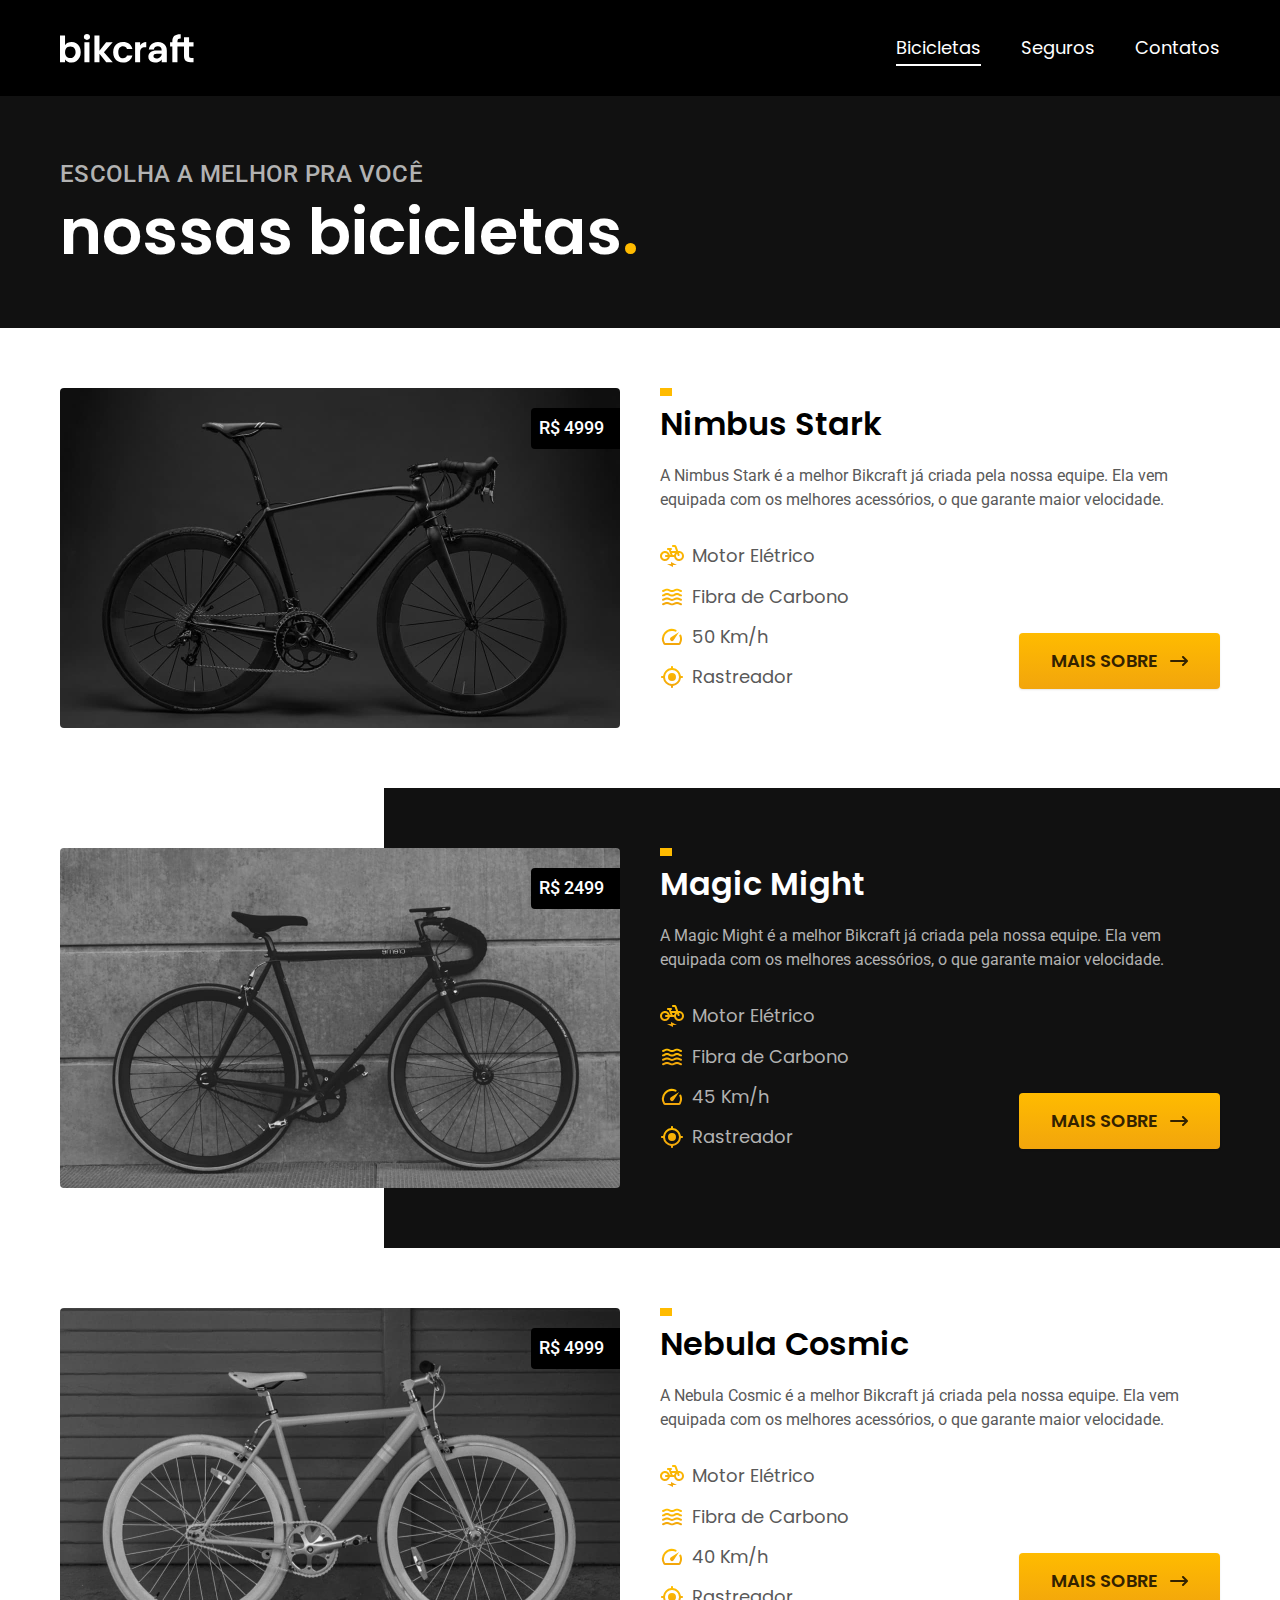
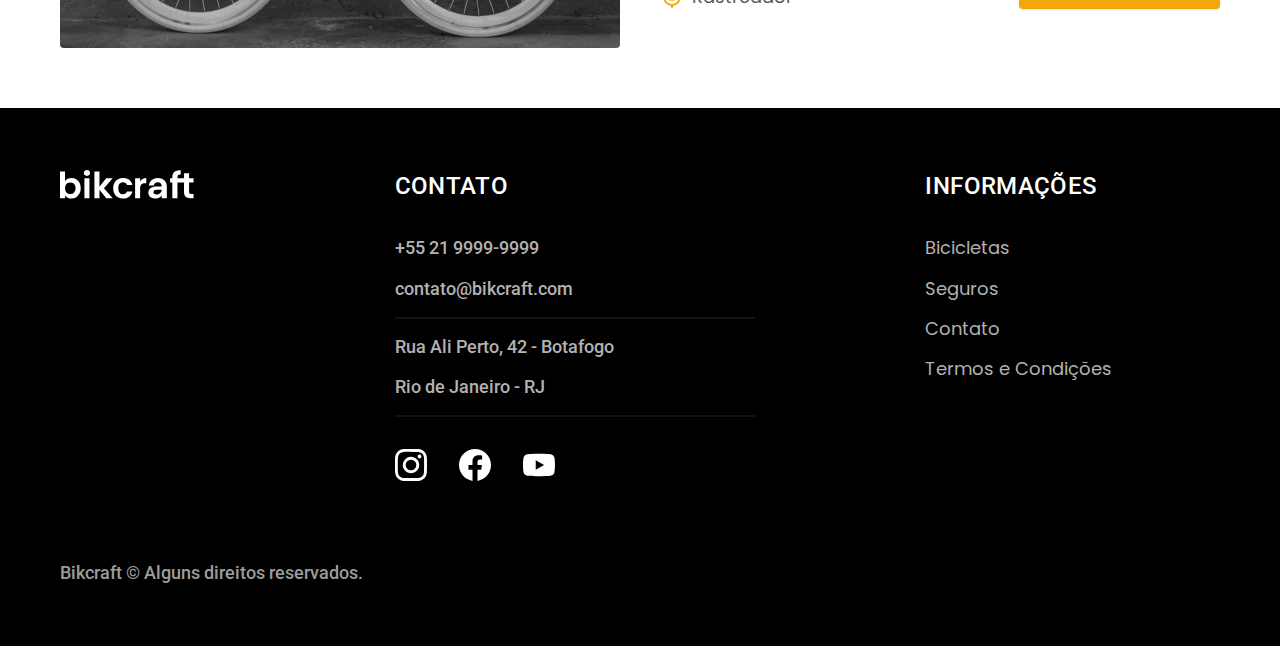
<file: bicicletas.html>
<!DOCTYPE html>
<html lang="pt-br">
<head>
    <meta charset="UTF-8">
    <meta name="viewport" content="width=device-width, initial-scale=1.0">
    <title>Bicicletas | Bikcraft</title>
    <meta name="description" content="Bicicletas.">
    <link rel="preload" href="./css/style.css" as="style">
    <link rel="icon" href="./favicon.svg" type="image/svg+xml">
    <link rel="stylesheet" href="./css/style.css">
    <link rel="preconnect" href="https://fonts.googleapis.com">
    <link rel="preconnect" href="https://fonts.gstatic.com" crossorigin>
    <link href="https://fonts.googleapis.com/css2?family=Merriweather:ital,wght@1,900&family=Poppins:wght@400;600&family=Roboto:wght@400;500&display=swap" rel="stylesheet">

<script>documentElement.classList.add('js');</script>
</head>
<body id="bicicletas">
    <header class="header-bg">
        <div class="header container">
            <a href="./">
                <img src="./img/bikcraft.svg" alt="Bikcraft">
            </a>
            
            <nav aria-label="primaria">
                <ul class="header-menu font-1-m">
                    <li><a href="./bicicletas.html">Bicicletas</a></li>
                    <li><a href="./seguros.html">Seguros</a></li>
                    <li><a href="./contato.html">Contatos</a></li>
                </ul>
            </nav>
        </div>
    </header>

    <main>
        <div class="titulo-bg">
            <div class="titulo container">
                <p class="font-2-l-b cor-5">Escolha a Melhor pra você</p>
                <h1 class="font-1-xxl cor-0">nossas bicicletas<span class="cor-p1">.</span></h1>
            </div>
        </div>
 
        <div class="bicicletas container">
            <div class="bicicletas-imagem">
              <img src="./img/bicicletas/nimbus.jpg" alt="Bicicleta preta">
              <span class="font-2-m cor-0">R$ 4999</span>
            </div>
            <div class="bicicletas-conteudo">
              <h2 class="font-1-xl">Nimbus Stark</h2>
              <p class="font-2-s cor-8">A Nimbus Stark é a melhor Bikcraft já criada pela nossa equipe. Ela vem equipada com os melhores acessórios, o que garante maior velocidade.</p>
              <ul class="font-1-m cor-8">
                <li><img src="./img/icones/eletrica.svg" alt="">Motor Elétrico
                </li>
                <li><img src="./img/icones/carbono.svg" alt="">Fibra de Carbono
                </li>
                <li><img src="./img/icones/velocidade.svg" alt="">50 Km/h
                </li>
                <li><img src="./img/icones/rastreador.svg" alt="">Rastreador
                </li>
              </ul>
              <a class="botao seta" href="./bicicletas/nimbus.html">Mais Sobre</a>
            </div>
        </div>
        

        <div class="bicicletas-bg">
          <div class="bicicletas container">
            <div class="bicicletas-imagem">
              <img src="./img/bicicletas/magic.jpg" alt="Bicicleta preta">
              <span class="font-2-m cor-0">R$ 2499</span>
            </div>
            <div class="bicicletas-conteudo">
              <h2 class="font-1-xl cor-0">Magic Might</h2>
              <p class="font-2-s cor-5">A Magic Might é a melhor Bikcraft já criada pela nossa equipe. Ela vem equipada com os melhores acessórios, o que garante maior velocidade.</p>
              <ul class="font-1-m cor-5">
                <li><img src="./img/icones/eletrica.svg" alt="">Motor Elétrico
                </li>
                <li><img src="./img/icones/carbono.svg" alt="">Fibra de Carbono
                </li>
                <li><img src="./img/icones/velocidade.svg" alt="">45 Km/h
                </li>
                <li><img src="./img/icones/rastreador.svg" alt="">Rastreador
                </li>
              </ul>
              <a class="botao seta" href="./bicicletas/magic.html">Mais Sobre</a>
            </div>
          </div>
        </div>

        
          <div class="bicicletas container">
            <div class="bicicletas-imagem">
              <img src="./img/bicicletas/nebula.jpg" alt="Bicicleta preta">
              <span class="font-2-m cor-0">R$ 4999</span>
            </div>
            <div class="bicicletas-conteudo">
              <h2 class="font-1-xl">Nebula Cosmic</h2>
              <p class="font-2-s cor-8">A Nebula Cosmic é a melhor Bikcraft já criada pela nossa equipe. Ela vem equipada com os melhores acessórios, o que garante maior velocidade.</p>
              <ul class="font-1-m cor-8">
                <li><img src="./img/icones/eletrica.svg" alt="">Motor Elétrico
                </li>
                <li><img src="./img/icones/carbono.svg" alt="">Fibra de Carbono
                </li>
                <li><img src="./img/icones/velocidade.svg" alt="">40 Km/h
                </li>
                <li><img src="./img/icones/rastreador.svg" alt="">Rastreador
                </li>
              </ul>
              <a class="botao seta" href="./bicicletas/nebula.html">Mais Sobre</a>
            </div>
          </div>
        

    </main> 
    
    <footer class="footer-bg">
        <div class="footer container">
          <img src="./img/bikcraft.svg" alt="Bikcraft">
          <div class="footer-contato">
            <h3 class="font-2-l-b cor-0">Contato</h3>
            <ul class="font-2-m cor-5">
              <li><a href="tel:+552199999999">+55 21 9999-9999</a></li>
              <li><a href="mailto:contato@bikcraft.com">contato@bikcraft.com</a></li>
              <li>Rua Ali Perto, 42 - Botafogo</li>
              <li>Rio de Janeiro - RJ</li>
            </ul>
            <div class="footer-redes">
              <a href="./">
                <img src="./img/redes/instagram.svg" alt="Instagram">
              </a>
              <a href="./">
                <img src="./img/redes/facebook.svg" alt="Facebook">
              </a>
              <a href="./">
                <img src="./img/redes/youtube.svg" alt="Youtube">
              </a>
            </div>
          </div>
          <div class="footer-informacoes">
            <h3 class="font-2-l-b cor-0">Informações</h3>
            <nav>
              <ul class="font-1-m cor-5">
                <li><a href="./bicicletas.html">Bicicletas</a></li>
                <li><a href="./seguros.html">Seguros</a></li>
                <li><a href="./contato.html">Contato</a></li>
                <li><a href="./termos.html">Termos e Condições</a></li>
              </ul>
            </nav>
          </div>
          <p class="footer-copy font-2-m cor-6">Bikcraft © Alguns direitos reservados.</p>
        </div>
      </footer>
 <script src="./js/script.js"></script>
</body>
</html>
</file>
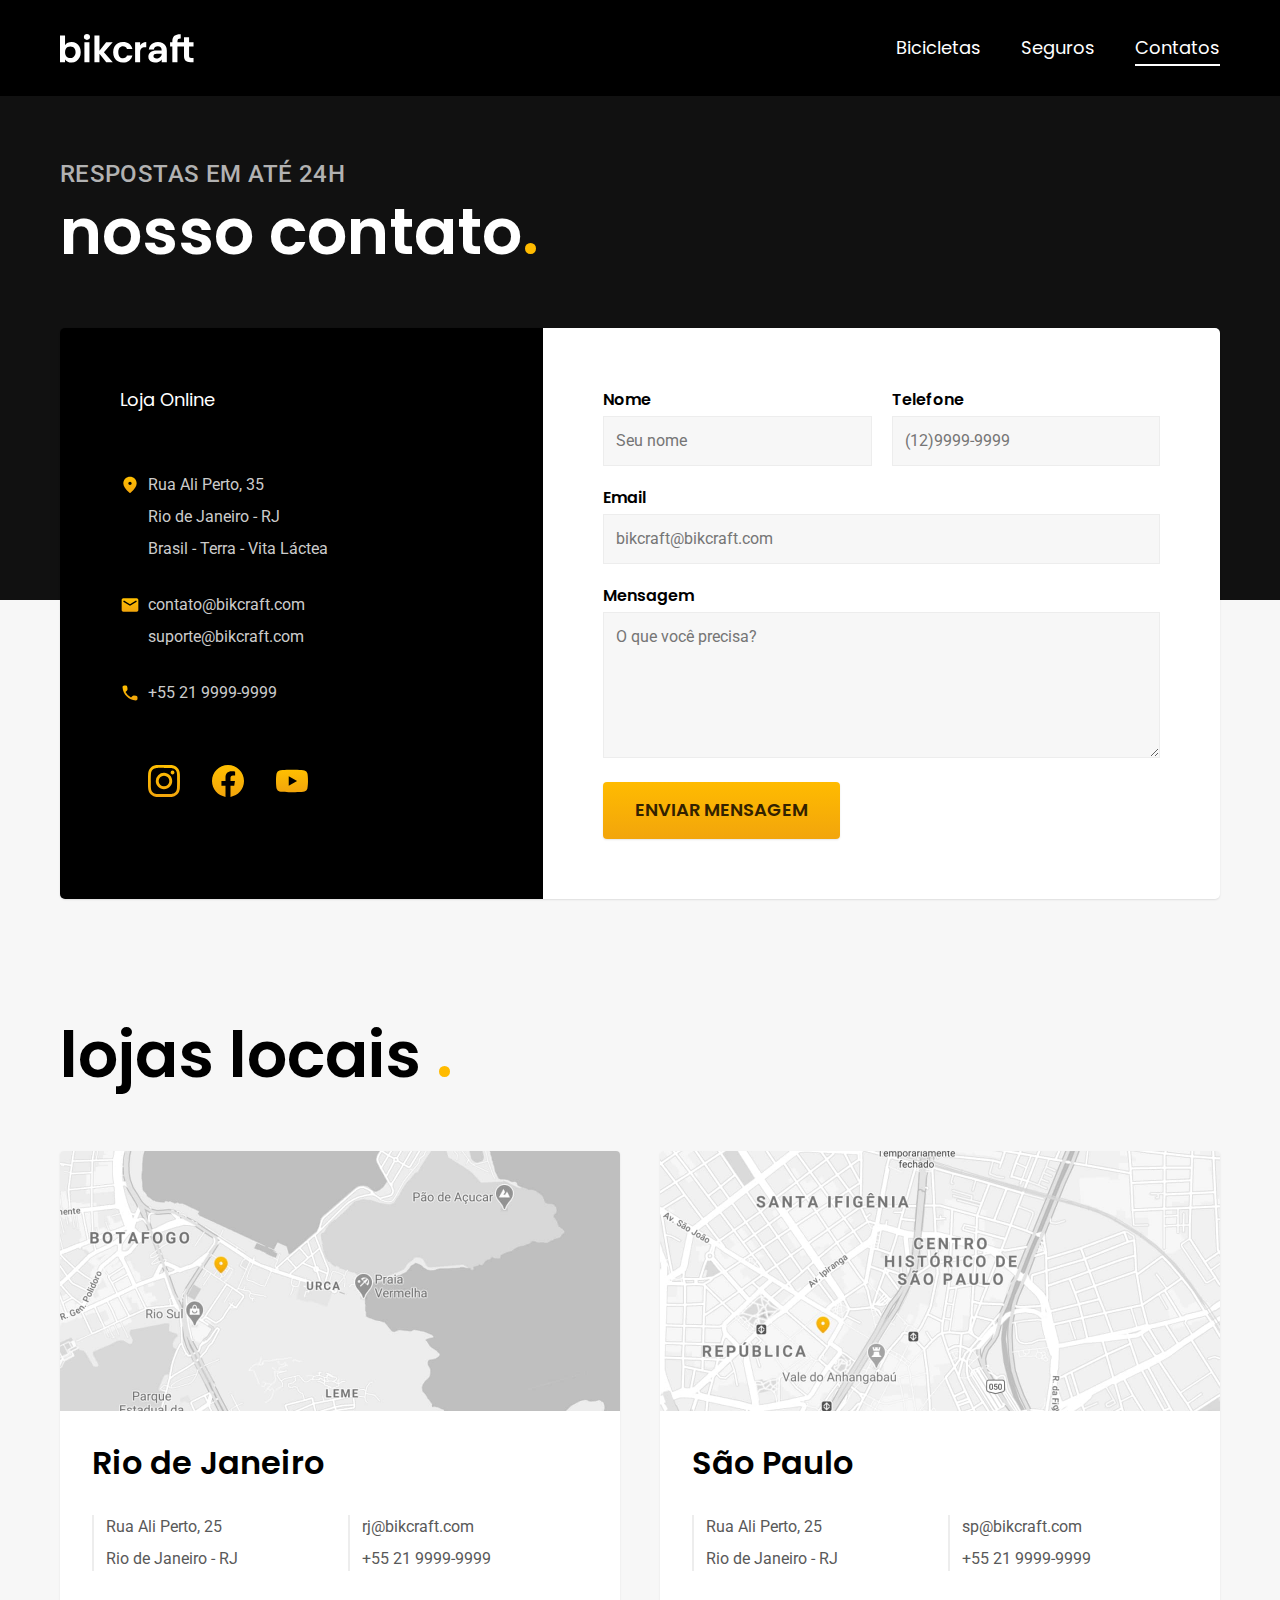
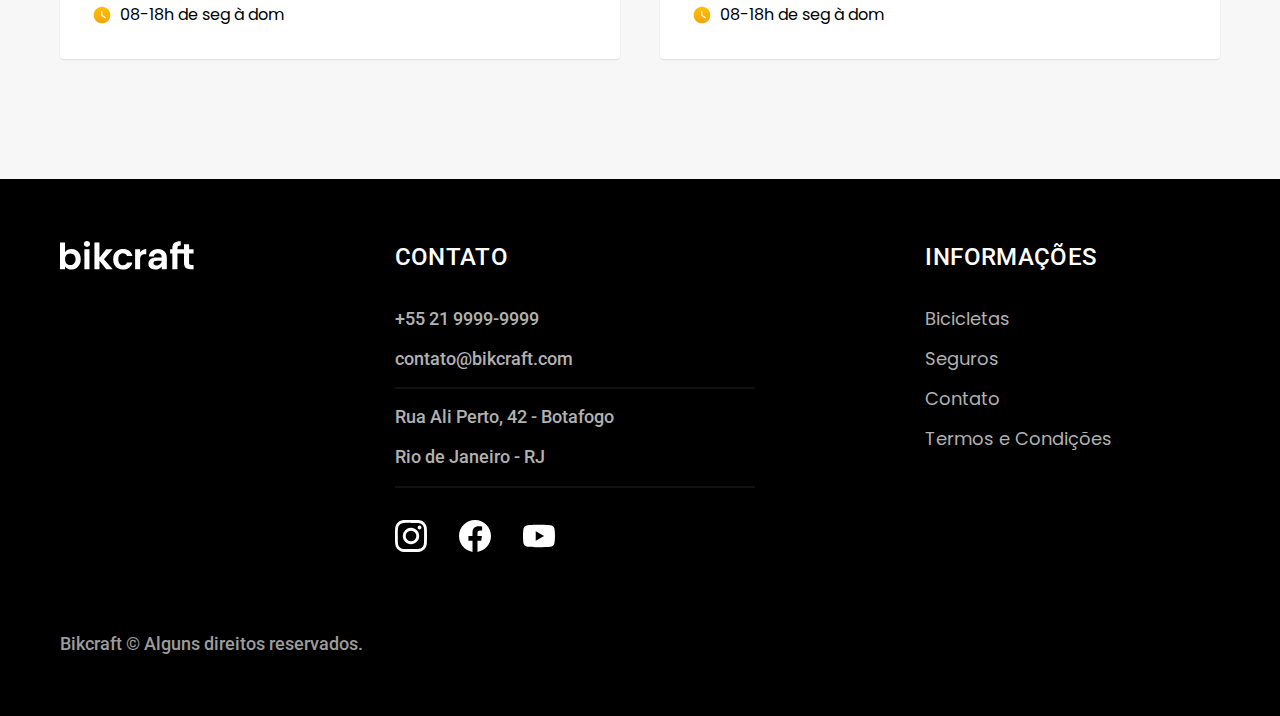
<file: contato.html>
<!DOCTYPE html>
<html lang="pt-br">
<head>
    <meta charset="UTF-8">
    <meta name="viewport" content="width=device-width, initial-scale=1.0">
    <title>Contato | Bikcraft</title>
    <meta name="description" content="Termos e Condições.">
    <link rel="preload" href="./css/style.css" as="style">
    <link rel="icon" href="./favicon.svg" type="image/svg+xml">
    <link rel="stylesheet" href="./css/style.css">
    <link rel="preconnect" href="https://fonts.googleapis.com">
    <link rel="preconnect" href="https://fonts.gstatic.com" crossorigin>
    <link href="https://fonts.googleapis.com/css2?family=Merriweather:ital,wght@1,900&family=Poppins:wght@400;600&family=Roboto:wght@400;500&display=swap" rel="stylesheet">

<script>documentElement.classList.add('js');</script>
</head>
<body id="contato">
    <header class="header-bg">
        <div class="header container">
            <a href="./">
                <img src="./img/bikcraft.svg" alt="Bikcraft">
            </a>
            
            <nav aria-label="primaria">
                <ul class="header-menu font-1-m">
                    <li><a href="./bicicletas.html">Bicicletas</a></li>
                    <li><a href="./seguros.html">Seguros</a></li>
                    <li><a href="./contato.html">Contatos</a></li>
                </ul>
            </nav>
        </div>
    </header>

    <main>
        <div class="titulo-bg">
            <div class="titulo container">
                <p class="font-2-l-b cor-5">Respostas em até 24h</p>
                <h1 class="font-1-xxl cor-0">nosso contato<span class="cor-p1">.</span></h1>
            </div>
        </div>

        <div class="contato container">
          <section class="contato-dados" aria-label="Endereço">
            <h2 class="font-1-m cor-0">Loja Online</h2>
            <div class="contato-endereco font-2-s cor-4">
              <p>Rua Ali Perto, 35</p>
              <p>Rio de Janeiro - RJ</p>
              <p>Brasil -  Terra - Vita Láctea</p>
            </div>
            <address class="contato-meios font-2-s cor-4">
              <a href="mailto:contato@bikcraft.com">contato@bikcraft.com</a>
              <a href="mailto:suporte@bikcraft.com">suporte@bikcraft.com</a>
              <a href="tel:+552199999999">+55 21 9999-9999</a>
            </address>

            <div class="contato-redes">
              <a href="./">
                <img src="./img/redes/instagram-p.svg" alt="Instagram">
              </a>
              <a href="./">
                <img src="./img/redes/facebook-p.svg" alt="Facebook">
              </a>
              <a href="./">
                <img src="./img/redes/youtube-p.svg" alt="Youtube">
              </a>
            </div>
          </section>

          <section class="contato-formulario" aria-label="Formulário">
              <form class="form" action="./contato.html">
                <div>
                  <label for="nome">Nome</label>
                  <input type="email" id="nome" name="nome" placeholder="Seu nome">
                </div>
                <div>
                  <label for="Telefone">Telefone</label>
                  <input type="text" id="Telefone" name="telefone" placeholder="(12)9999-9999">
                </div>
                <div class="col-2">
                  <label for="email">Email</label>
                  <input type="email" id="email" name="email" placeholder="bikcraft@bikcraft.com">
                </div>
                <div class="col-2">
                  <label for="mensagem">Mensagem</label>
                  <textarea rows="5" id="mensagem" name="mensagem" placeholder="O que você precisa?"></textarea>
                </div>
                <button class="botao col-2">Enviar Mensagem</button>
              </form>
          </section>
        </div>
    </main> 

    <article class="lojas container">
      <h2 class="font-1-xxl">lojas locais <span class="cor-p1">.</span></h2>
      <div class="lojas-item">
        <img src="./img/lojas/rj.jpg" alt="mapa marcando o endereço Rua Ali Perto, 25 - Rio de Janeiro - RJ">
          <div class="lojas-conteudo">
            <h3 class="font-1-xl">Rio de Janeiro</h3>
            <div class="lojas-dados font-2-s cor-8">
              <p>Rua Ali Perto, 25</p>
              <p>Rio de Janeiro - RJ</p>
            </div>
            <div class="lojas-dados font-2-s cor-8">
              <a href="rj@bikcraft.com">rj@bikcraft.com</a>
              <a href="tel:+552199999999">+55 21 9999-9999</a>
            </div>
            <p class="lojas-tempo font-1-s"><img src="./img/icones/horario.svg" alt=""> 08-18h de seg à dom</p>
          </div>
        </div>

      <div class="lojas-item">
        <img src="./img/lojas/sp.jpg" alt="mapa marcando o endereço Rua Ali Perto, 25 - São Paulo - SP">
        <div class="lojas-conteudo">
          <h3 class="font-1-xl">São Paulo</h3>
          <div class="lojas-dados font-2-s cor-8">
            <p>Rua Ali Perto, 25</p>
            <p>Rio de Janeiro - RJ</p>
          </div>
          <div class="lojas-dados font-2-s cor-8">
            <a href="sp@bikcraft.com">sp@bikcraft.com</a>
            <a href="tel:+551199999999">+55 21 9999-9999</a>
          </div>
          <p class="lojas-tempo font-1-s"><img src="./img/icones/horario.svg" alt=""> 08-18h de seg à dom</p>
        </div>
      </div>
    </article>
    
    <footer class="footer-bg">
        <div class="footer container">
          <img src="./img/bikcraft.svg" alt="Bikcraft">
          <div class="footer-contato">
            <h3 class="font-2-l-b cor-0">Contato</h3>
            <ul class="font-2-m cor-5">
              <li><a href="tel:+552199999999">+55 21 9999-9999</a></li>
              <li><a href="mailto:contato@bikcraft.com">contato@bikcraft.com</a></li>
              <li>Rua Ali Perto, 42 - Botafogo</li>
              <li>Rio de Janeiro - RJ</li>
            </ul>
            <div class="footer-redes">
              <a href="./">
                <img src="./img/redes/instagram.svg" alt="Instagram">
              </a>
              <a href="./">
                <img src="./img/redes/facebook.svg" alt="Facebook">
              </a>
              <a href="./">
                <img src="./img/redes/youtube.svg" alt="Youtube">
              </a>
            </div>
          </div>
          <div class="footer-informacoes">
            <h3 class="font-2-l-b cor-0">Informações</h3>
            <nav>
              <ul class="font-1-m cor-5">
                <li><a href="./bicicletas.html">Bicicletas</a></li>
                <li><a href="./seguros.html">Seguros</a></li>
                <li><a href="./contato.html">Contato</a></li>
                <li><a href="./termos.html">Termos e Condições</a></li>
              </ul>
            </nav>
          </div>
          <p class="footer-copy font-2-m cor-6">Bikcraft © Alguns direitos reservados.</p>
        </div>
      </footer>
 <script src="./js/script.js"></script>
</body>
</html>
</file>
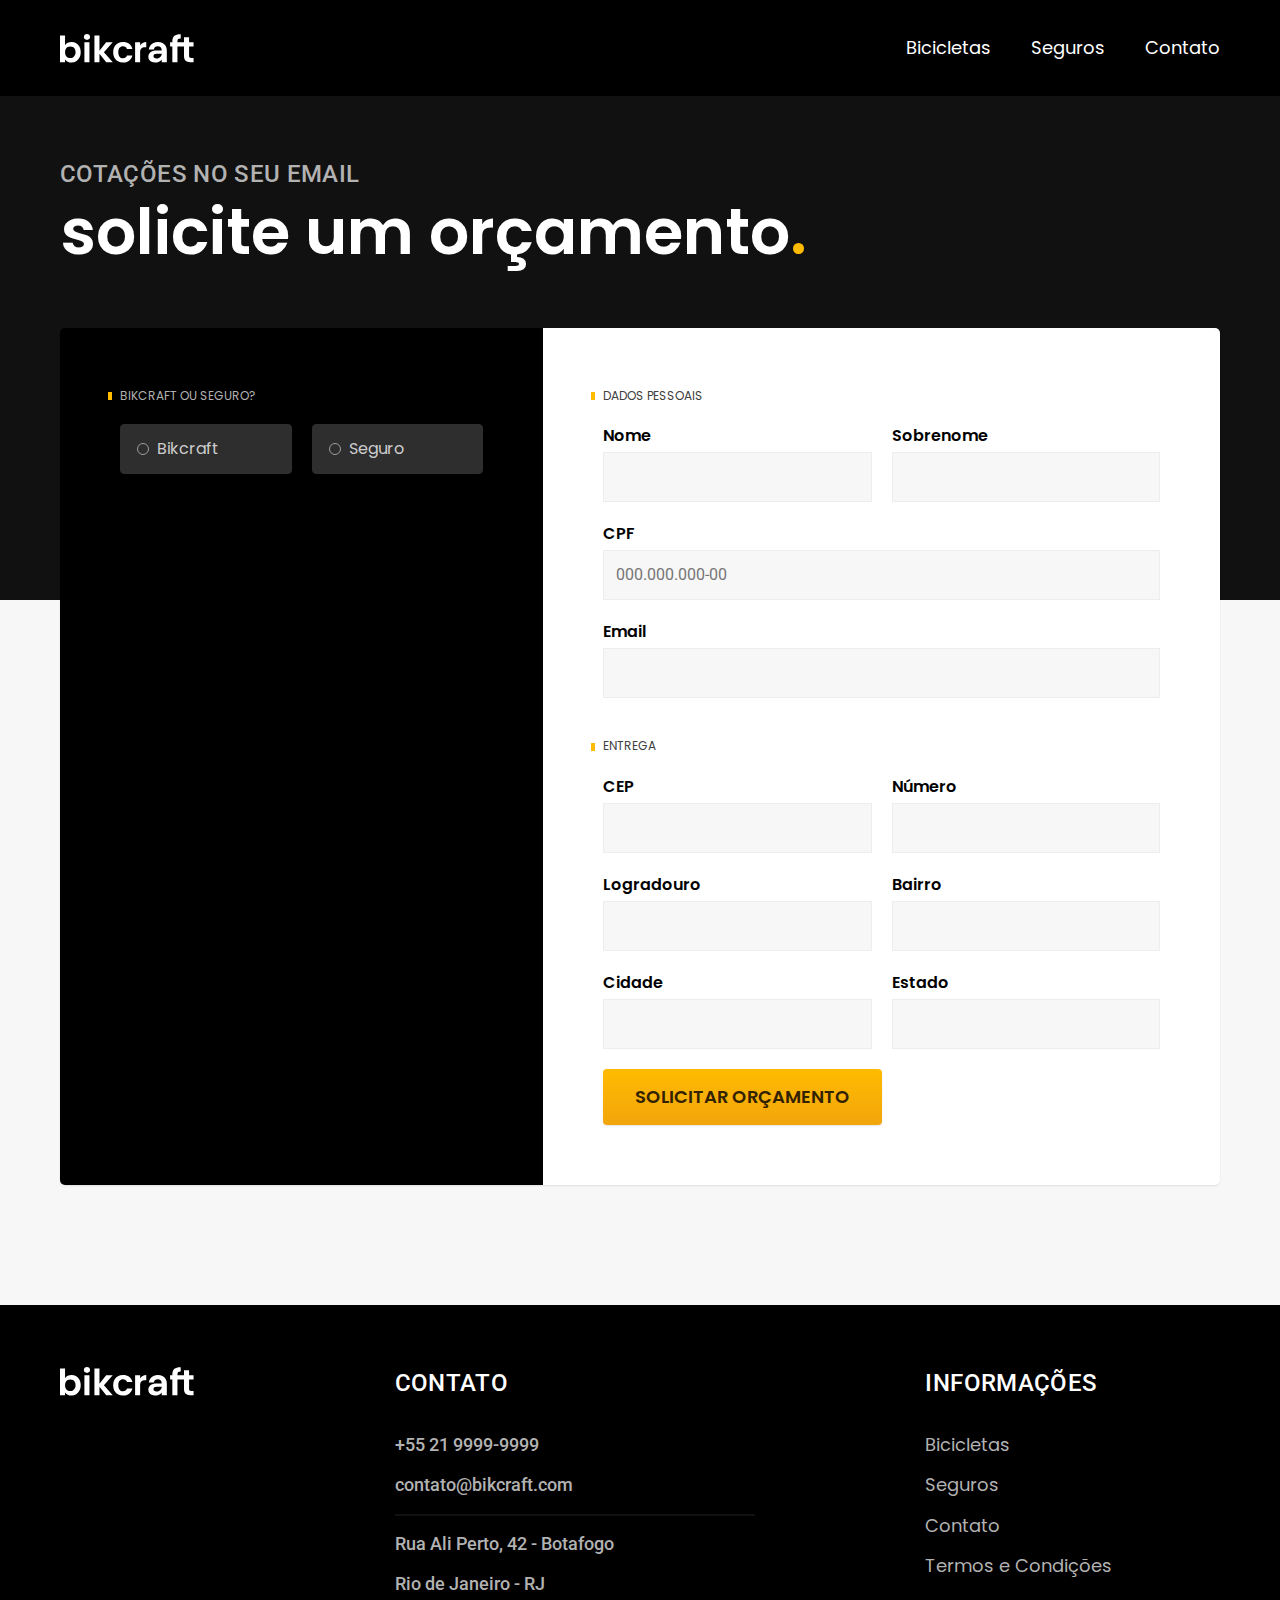
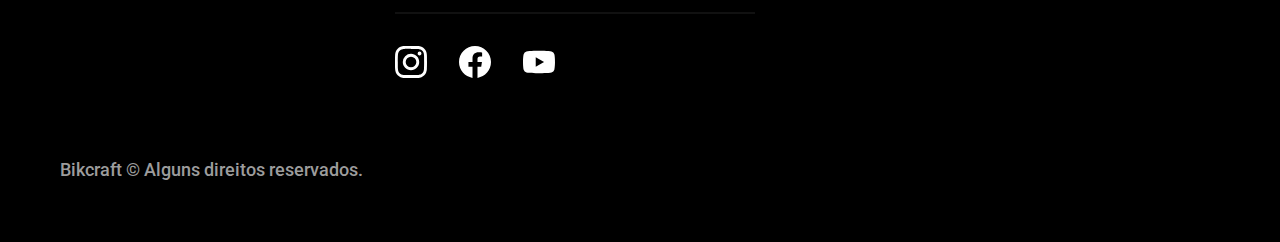
<file: orcamento.html>
<!DOCTYPE html>
<html lang="pt-br">
<head>
    <meta charset="UTF-8">
    <meta name="viewport" content="width=device-width, initial-scale=1.0">
    <title>Orçamento | Bikcraft</title>
    <meta name="description" content="Termos e Condições.">
    <link rel="preload" href="./css/style.css" as="style">
    <link rel="icon" href="./favicon.svg" type="image/svg+xml">
    <link rel="stylesheet" href="./css/style.css">
    <link rel="preconnect" href="https://fonts.googleapis.com">
    <link rel="preconnect" href="https://fonts.gstatic.com" crossorigin>
    <link href="https://fonts.googleapis.com/css2?family=Merriweather:ital,wght@1,900&family=Poppins:wght@400;600&family=Roboto:wght@400;500&display=swap" rel="stylesheet">

  <script>documentElement.classList.add('js');</script>
</head>
<body id="orcamento">
  <header class="header-bg">
    <div class="header container">
      <a href="./">
        <img src="./img/bikcraft.svg" alt="Bikcraft">
      </a>

      <nav aria-label="primaria">
        <ul class="header-menu font-1-m cor-0">
          <li><a href="./bicicletas.html">Bicicletas</a></li>
          <li><a href="./seguros.html">Seguros</a></li>
          <li><a href="./contato.html">Contato</a></li>
        </ul>
      </nav>
    </div>
  </header>

  <main>
    <div class="titulo-bg">
      <div class="titulo container">
        <p class="font-2-l-b cor-5">Cotações no seu email</p>
        <h1 class="font-1-xxl cor-0">solicite um orçamento<span class="cor-p1">.</span></h1>
      </div>
    </div>

    <form class="orcamento container" action="./orcamento.html">
      <div class="orcamento-produto">
        <h2 class="font-1-xs cor-5">Bikcraft ou Seguro?</h2>

        <input type="radio" name="tipo" value="bikcraft" id="bikcraft">
        <label for="bikcraft">Bikcraft</label>

        <input type="radio" name="tipo" value="seguro" id="seguro">
        <label for="seguro">Seguro</label>

        <div class="orcamento-conteudo" id="orcamento-bikcraft">
          <h2 class="font-1-xs cor-5">Escolha a sua</h2>

          <input type="radio" name="produto" value="nimbus" id="nimbus">
          <label for="nimbus">Nimbus Stark <span>R$ 4999</span></label>
          <div class="orcamento-detalhes">
            <ul class="font-1-xs cor-8">
              <li><img src="./img/icones/eletrica.svg" alt=""> Motor Elétrico</li>
              <li><img src="./img/icones/carbono.svg" alt=""> Fibra de Carbono</li>
              <li><img src="./img/icones/velocidade.svg" alt=""> 50 km/h</li>
              <li><img src="./img/icones/rastreador.svg" alt=""> Rastreador</li>
            </ul>
            <img src="./img/bicicletas/nimbus.jpg" alt="Bicicleta preta">
          </div>

          <input type="radio" name="produto" value="magic" id="magic">
          <label for="magic">Magic Might <span>R$ 2499</span></label>
          <div class="orcamento-detalhes">
            <ul class="font-1-xs cor-8">
              <li><img src="./img/icones/eletrica.svg" alt=""> Motor Elétrico</li>
              <li><img src="./img/icones/carbono.svg" alt=""> Fibra de Carbono</li>
              <li><img src="./img/icones/velocidade.svg" alt=""> 45 km/h</li>
              <li><img src="./img/icones/rastreador.svg" alt=""> Rastreador</li>
            </ul>
            <img src="./img/bicicletas/magic.jpg" alt="Bicicleta preta">
          </div>

          <input type="radio" name="produto" value="nebula" id="nebula">
          <label for="nebula">Nebula Cosmic <span>R$ 3999</span></label>
          <div class="orcamento-detalhes">
            <ul class="font-1-xs cor-8">
              <li><img src="./img/icones/eletrica.svg" alt=""> Motor Elétrico</li>
              <li><img src="./img/icones/carbono.svg" alt=""> Fibra de Carbono</li>
              <li><img src="./img/icones/velocidade.svg" alt=""> 40 km/h</li>
              <li><img src="./img/icones/rastreador.svg" alt=""> Rastreador</li>
            </ul>
            <img src="./img/bicicletas/nebula.jpg" alt="Bicicleta branca">
          </div>

        </div>

        <div class="orcamento-conteudo" id="orcamento-seguro">
          <h2 class="font-1-xs cor-5">Escolha o plano</h2>

          <input type="radio" name="produto" value="prata" id="prata">
          <label for="prata">Prata <span>R$ 199</span></label>

          <input type="radio" name="produto" value="ouro" id="ouro">
          <label for="ouro">Ouro <span>R$ 299</span></label>
        </div>
      </div>
      <div class="orcamento-dados form">
        <h2 class="font-1-xs cor-9 col-2">dados pessoais</h2>
        <div>
          <label for="nome">Nome</label>
          <input type="text" id="nome" name="nome">
        </div>
        <div>
          <label for="sobrenome">Sobrenome</label>
          <input type="text" id="sobrenome" name="sobrenome">
        </div>
        <div class="col-2">
          <label for="cpf">CPF</label>
          <input type="text" id="cpf" name="cpf" placeholder="000.000.000-00">
        </div>
        <div class="col-2">
          <label for="email">Email</label>
          <input type="email" id="email" name="email">
        </div>
        <h2 class="font-1-xs cor-9 col-2">entrega</h2>
        <div>
          <label for="cep">CEP</label>
          <input type="text" id="cep" name="cep">
        </div>
        <div>
          <label for="numero">Número</label>
          <input type="text" id="numero" name="numero">
        </div>
        <div>
          <label for="logradouro">Logradouro</label>
          <input type="text" id="logradouro" name="logradouro">
        </div>
        <div>
          <label for="bairro">Bairro</label>
          <input type="text" id="bairro" name="bairro">
        </div>
        <div>
          <label for="cidade">Cidade</label>
          <input type="text" id="cidade" name="cidade">
        </div>
        <div>
          <label for="estado">Estado</label>
          <input type="text" id="estado" name="estado">
        </div>
        <button class="botao col-2">Solicitar Orçamento</button>
      </div>
    </form>
  </main>

  <footer class="footer-bg">
    <div class="footer container">
      <img src="./img/bikcraft.svg" alt="Bikcraft">
      <div class="footer-contato">
        <h3 class="font-2-l-b cor-0">Contato</h3>
        <ul class="font-2-m cor-5">
          <li><a href="tel:+552199999999">+55 21 9999-9999</a></li>
          <li><a href="mailto:contato@bikcraft.com">contato@bikcraft.com</a></li>
          <li>Rua Ali Perto, 42 - Botafogo</li>
          <li>Rio de Janeiro - RJ</li>
        </ul>
        <div class="footer-redes">
          <a href="./">
            <img src="./img/redes/instagram.svg" alt="Instagram">
          </a>
          <a href="./">
            <img src="./img/redes/facebook.svg" alt="Facebook">
          </a>
          <a href="./">
            <img src="./img/redes/youtube.svg" alt="Youtube">
          </a>
        </div>
      </div>
      <div class="footer-informacoes">
        <h3 class="font-2-l-b cor-0">Informações</h3>
        <nav>
          <ul class="font-1-m cor-5">
            <li><a href="./bicicletas.html">Bicicletas</a></li>
            <li><a href="./seguros.html">Seguros</a></li>
            <li><a href="./contato.html">Contato</a></li>
            <li><a href="./termos.html">Termos e Condições</a></li>
          </ul>
        </nav>
      </div>
      <p class="footer-copy font-2-m cor-6">Bikcraft © Alguns direitos reservados.</p>
    </div>
  </footer>
 <script src="./js/script.js"></script>
</body>
</html>
</file>
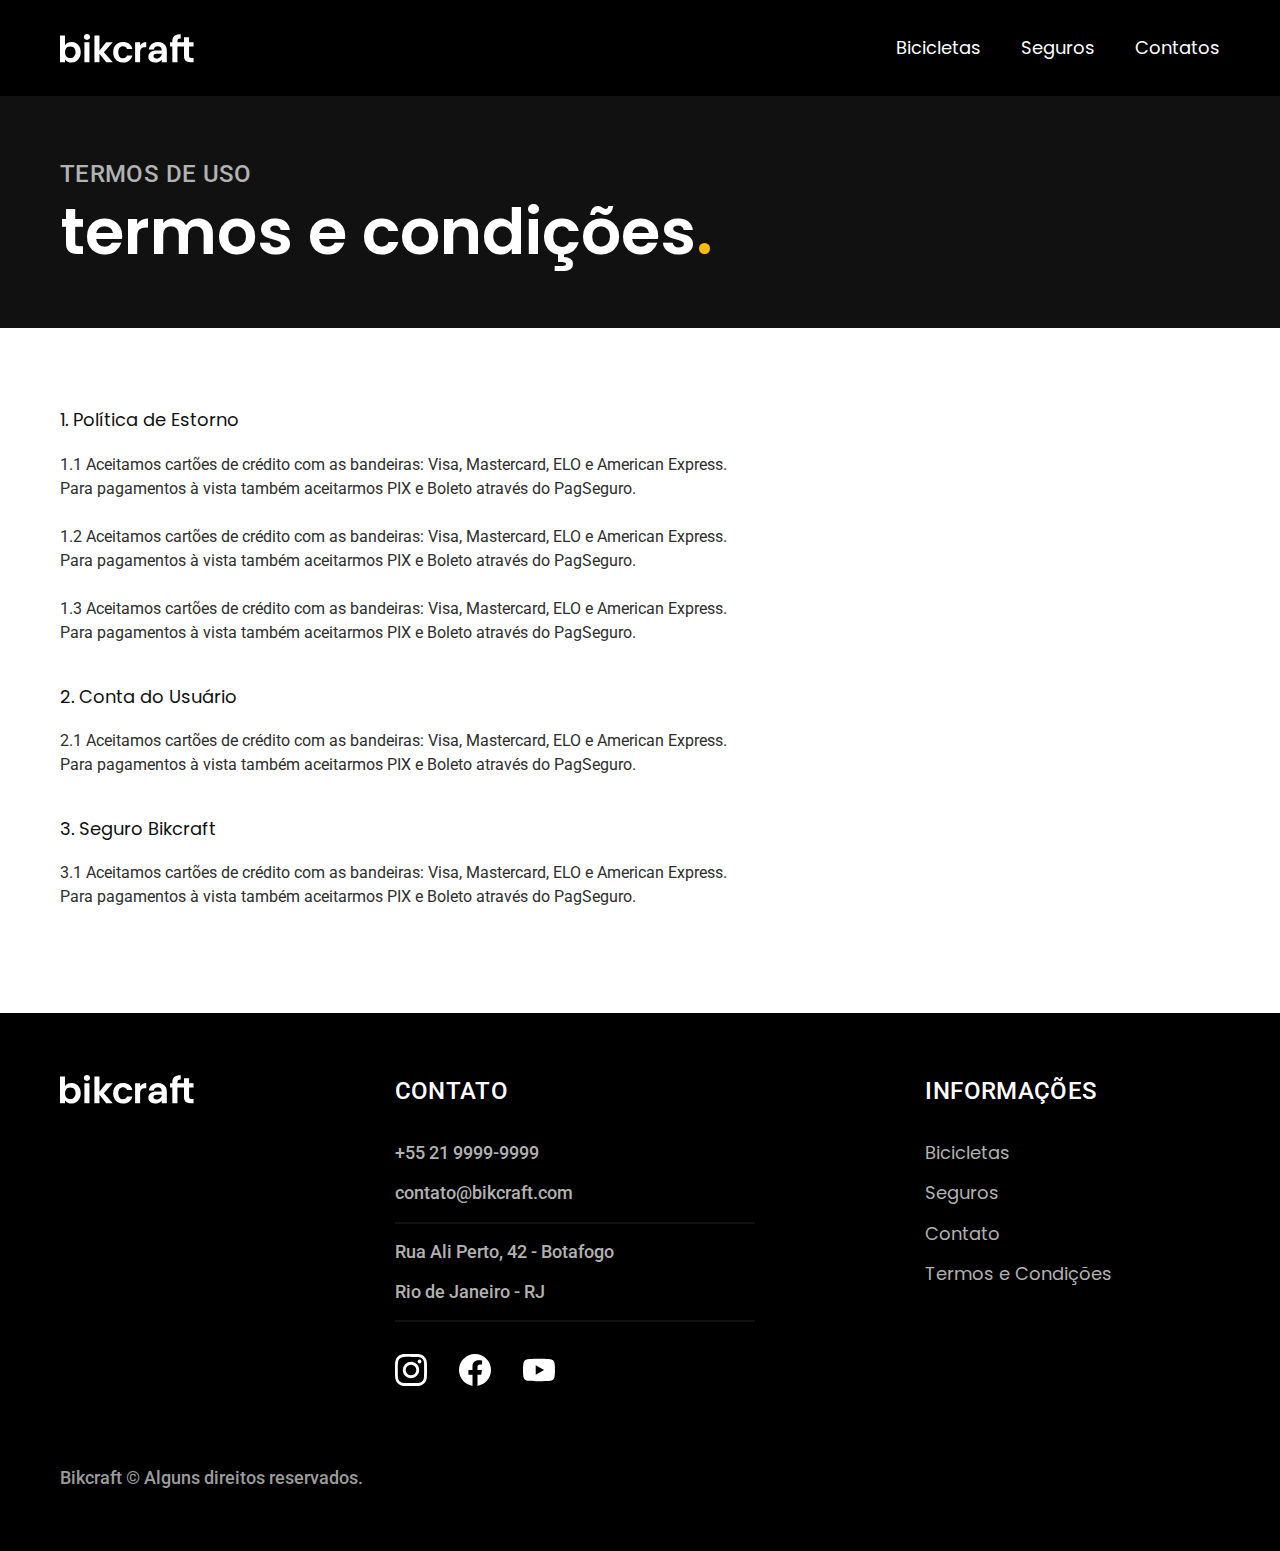
<file: termos.html>
<!DOCTYPE html>
<html lang="pt-br">
<head>
    <meta charset="UTF-8">
    <meta name="viewport" content="width=device-width, initial-scale=1.0">
    <title>Termos e Condições | Bikcraft</title>
    <meta name="description" content="Termos e Condições.">
    <link rel="preload" href="./css/style.css" as="style">
    <link rel="icon" href="./favicon.svg" type="image/svg+xml">
    <link rel="stylesheet" href="./css/style.css">
    <link rel="preconnect" href="https://fonts.googleapis.com">
    <link rel="preconnect" href="https://fonts.gstatic.com" crossorigin>
    <link href="https://fonts.googleapis.com/css2?family=Merriweather:ital,wght@1,900&family=Poppins:wght@400;600&family=Roboto:wght@400;500&display=swap" rel="stylesheet">

  <script>documentElement.classList.add('js');</script>
</head>
<body id="termos">
    <header class="header-bg">
        <div class="header container">
            <a href="./">
                <img src="./img/bikcraft.svg" alt="Bikcraft">
            </a>
            
            <nav aria-label="primaria">
                <ul class="header-menu font-1-m">
                    <li><a href="./bicicletas.html">Bicicletas</a></li>
                    <li><a href="./seguros.html">Seguros</a></li>
                    <li><a href="./contatos.html">Contatos</a></li>
                </ul>
            </nav>
        </div>
    </header>

    <main>
        <div class="titulo-bg">
            <div class="titulo container">
                <p class="font-2-l-b cor-5">Termos de uso</p>
                <h1 class="font-1-xxl cor-0">termos e condições<span class="cor-p1">.</span></h1>
            </div>
        </div>


        <div class="termos font-2-s cor-10 container">
          <h2 class="font-1-m cor-11">1. Política de Estorno</h2>
          <p>1.1 Aceitamos cartões de crédito com as bandeiras: Visa, Mastercard, ELO e American Express. Para pagamentos à vista também aceitarmos PIX e Boleto através do PagSeguro.
          </p>
          <p>1.2 Aceitamos cartões de crédito com as bandeiras: Visa, Mastercard, ELO e American Express. Para pagamentos à vista também aceitarmos PIX e Boleto através do PagSeguro.</p>
          <p>1.3 Aceitamos cartões de crédito com as bandeiras: Visa, Mastercard, ELO e American Express. Para pagamentos à vista também aceitarmos PIX e Boleto através do PagSeguro.</p>
          <h2 class="font-1-m cor-11">2. Conta do Usuário</h2>
          <p>2.1 Aceitamos cartões de crédito com as bandeiras: Visa, Mastercard, ELO e American Express. Para pagamentos à vista também aceitarmos PIX e Boleto através do PagSeguro.</p>
          <h2 class="font-1-m cor-11">3. Seguro Bikcraft</h2>
          <p>3.1 Aceitamos cartões de crédito com as bandeiras: Visa, Mastercard, ELO e American Express. Para pagamentos à vista também aceitarmos PIX e Boleto através do PagSeguro.</p>
         
        </div> 
    </main> 
    
    <footer class="footer-bg">
        <div class="footer container">
          <img src="./img/bikcraft.svg" alt="Bikcraft">
          <div class="footer-contato">
            <h3 class="font-2-l-b cor-0">Contato</h3>
            <ul class="font-2-m cor-5">
              <li><a href="tel:+552199999999">+55 21 9999-9999</a></li>
              <li><a href="mailto:contato@bikcraft.com">contato@bikcraft.com</a></li>
              <li>Rua Ali Perto, 42 - Botafogo</li>
              <li>Rio de Janeiro - RJ</li>
            </ul>
            <div class="footer-redes">
              <a href="./">
                <img src="./img/redes/instagram.svg" alt="Instagram">
              </a>
              <a href="./">
                <img src="./img/redes/facebook.svg" alt="Facebook">
              </a>
              <a href="./">
                <img src="./img/redes/youtube.svg" alt="Youtube">
              </a>
            </div>
          </div>
          <div class="footer-informacoes">
            <h3 class="font-2-l-b cor-0">Informações</h3>
            <nav>
              <ul class="font-1-m cor-5">
                <li><a href="./bicicletas.html">Bicicletas</a></li>
                <li><a href="./seguros.html">Seguros</a></li>
                <li><a href="./contato.html">Contato</a></li>
                <li><a href="./termos.html">Termos e Condições</a></li>
              </ul>
            </nav>
          </div>
          <p class="footer-copy font-2-m cor-6">Bikcraft © Alguns direitos reservados.</p>
        </div>
      </footer>
 <script src="./js/script.js"></script>
</body>
</html>
</file>
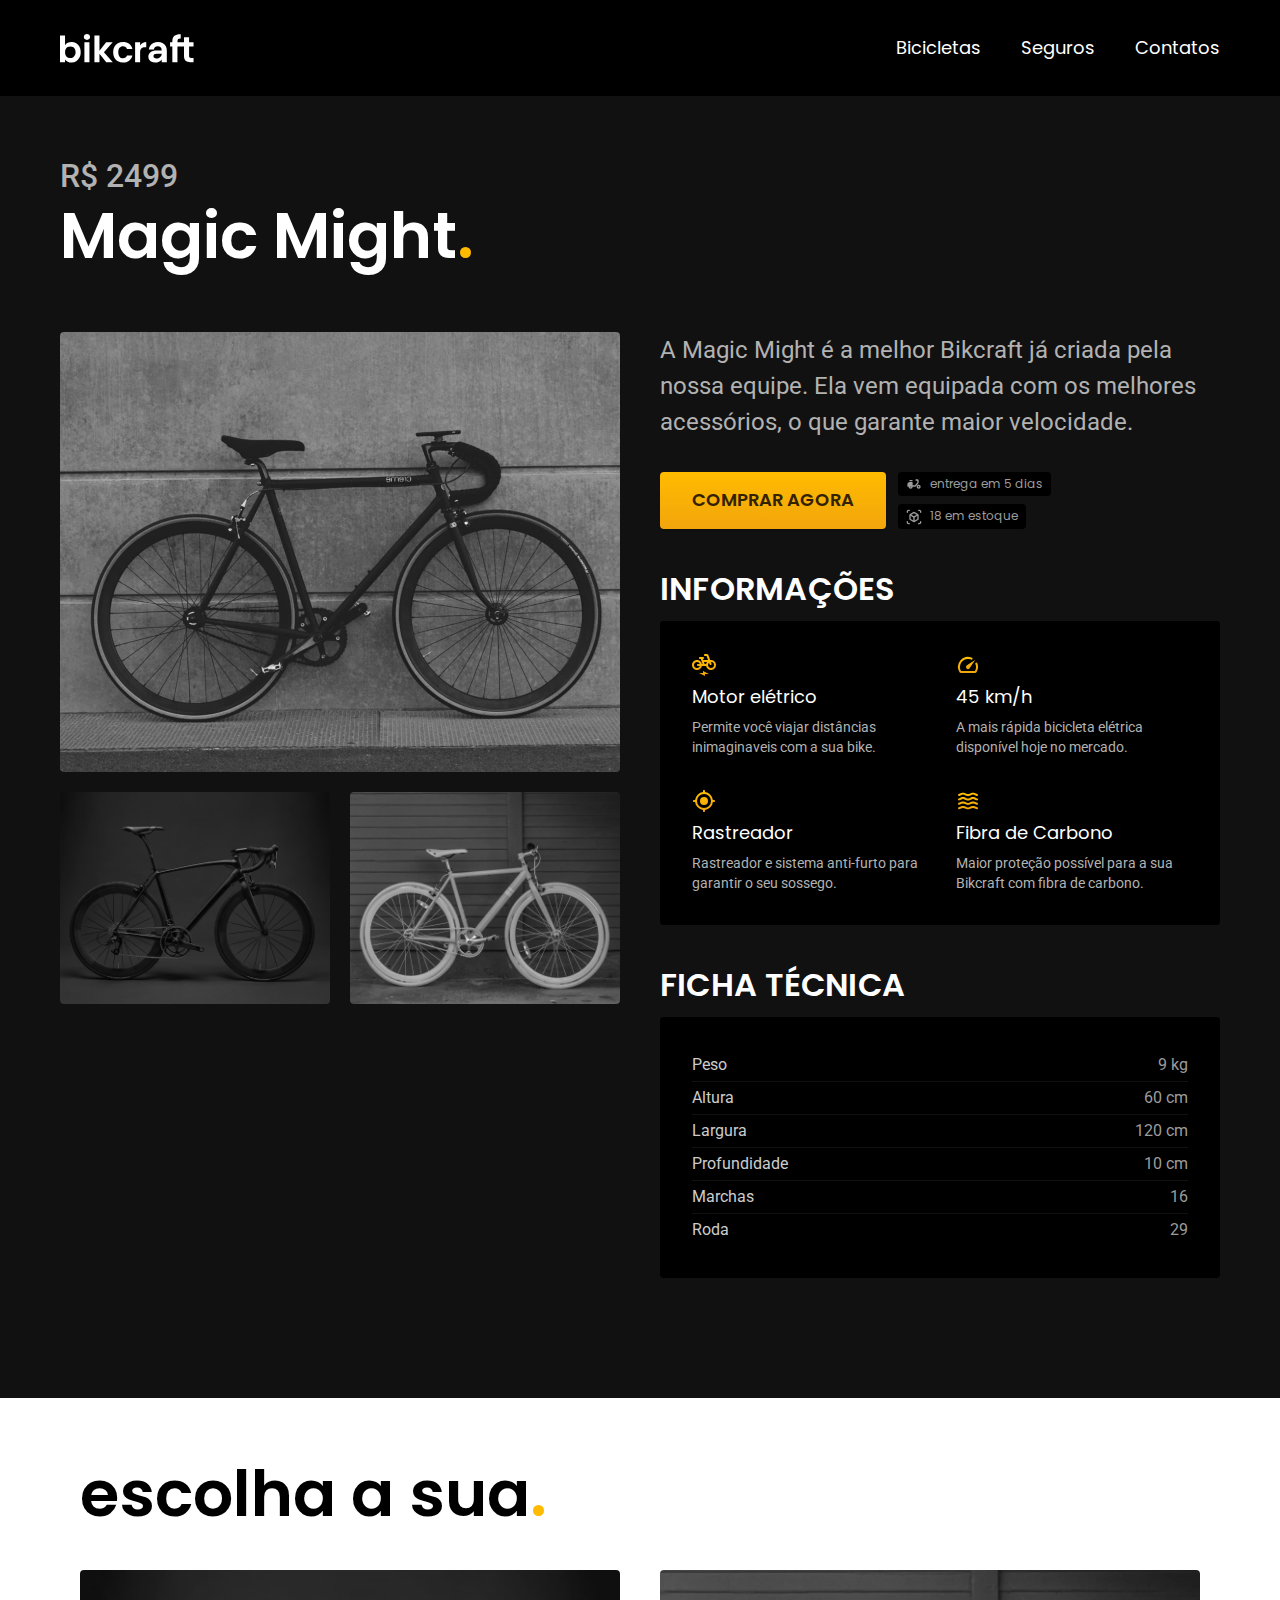
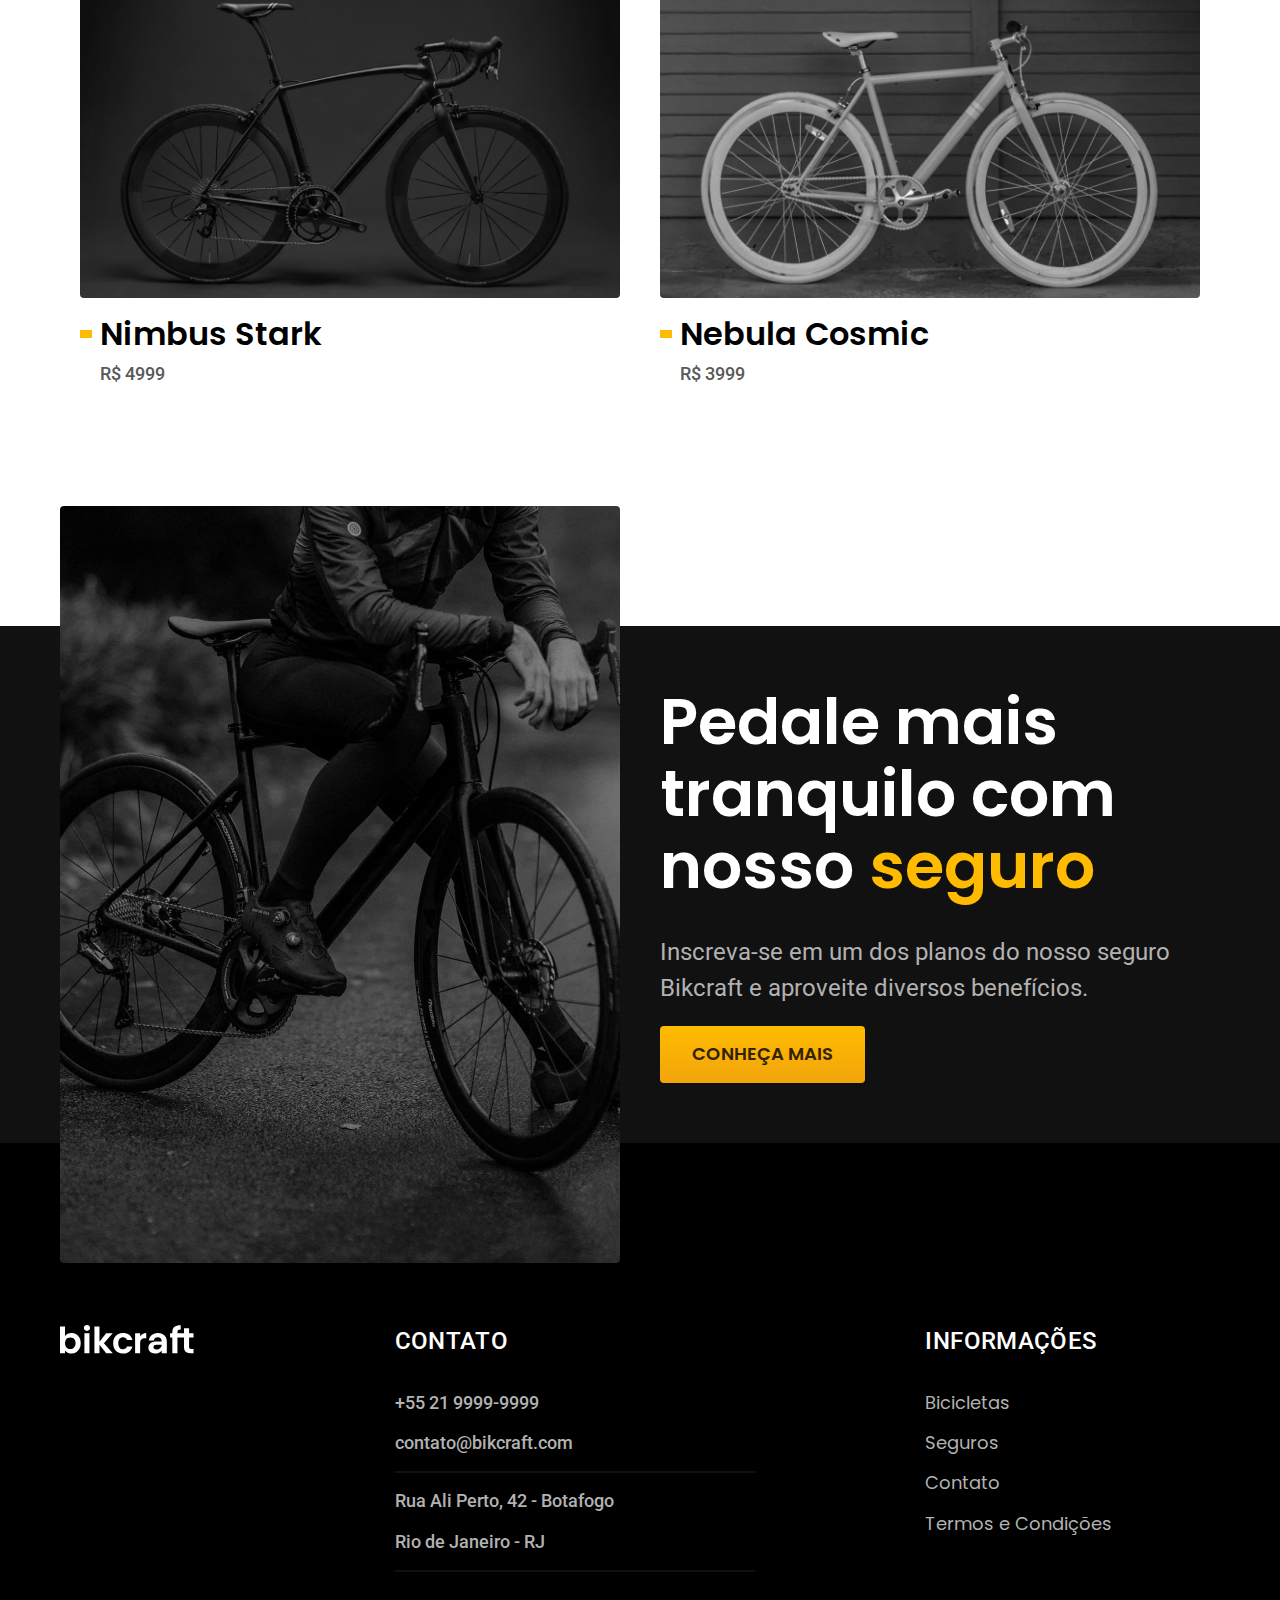
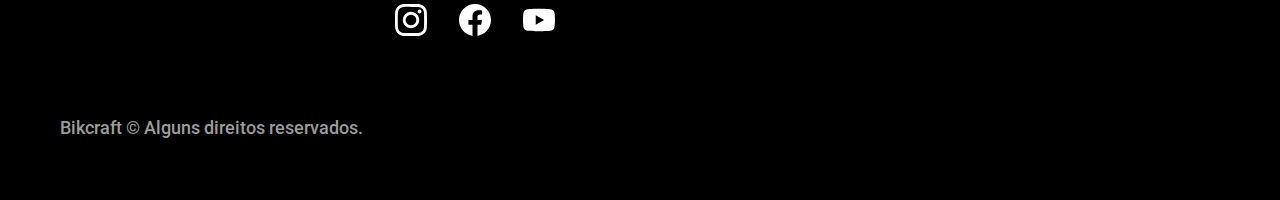
<file: bicicletas/magic.html>
<!DOCTYPE html>
<html lang="pt-br">
<head>
    <meta charset="UTF-8">
    <meta name="viewport" content="width=device-width, initial-scale=1.0">
    <title>magic | Bikcraft</title>
    <meta name="description" content="Termos e Condições.">
    <link rel="icon" href="../favicon.svg" type="image/svg+xml">
    <link rel="stylesheet" href="../css/style.css">
    <link rel="preconnect" href="https://fonts.googleapis.com">
    <link rel="preconnect" href="https://fonts.gstatic.com" crossorigin>
    <link href="https://fonts.googleapis.com/css2?family=Merriweather:ital,wght@1,900&family=Poppins:wght@400;600&family=Roboto:wght@400;500&display=swap" rel="stylesheet">

  <script>documentElement.classList.add('js');</script>
</head>

<body id="bicicleta">
    <header class="header-bg">
        <div class="header container">
            <a href="../">
                <img src="../img/bikcraft.svg" alt="Bikcraft">
            </a>
            
            <nav aria-label="primaria">
                <ul class="header-menu font-1-m">
                    <li><a href="../bicicletas.html">Bicicletas</a></li>
                    <li><a href="../seguros.html">Seguros</a></li>
                    <li><a href="../contatos.html">Contatos</a></li>
                </ul>
            </nav>
        </div>
    </header>

    <main class="titulo-bg">
        <div >
            <div class="titulo container">
                <p class="font-2-xl cor-5">R$ 2499</p>
                <h1 class="font-1-xxl cor-0">Magic Might<span class="cor-p1">.</span></h1>
            </div>
        </div>
        <div class="bicicleta container">
          <div class="bicicleta-imagens">
            <img src="../img/bicicleta/nimbus2.jpg" alt="Bicicleta 1">
            <img src="../img/bicicleta/nimbus1.jpg" alt="Bicicleta 2">
            <img src="../img/bicicleta/nimbus3.jpg" alt="Bicicleta 3">
          </div>
        

        <div class="bicicleta-conteudo">
          <p class="font-2-l cor-5">A Magic Might é a melhor Bikcraft já criada pela nossa equipe. Ela vem equipada com os melhores acessórios, o que garante maior velocidade.</p>
          <div class="bicicleta-comprar">
            <a class="botao" href="../orcamento.html?tipo=bikcraft&produto=magic">Comprar Agora</a>
            <span class="font-1-xs cor-6"><img src="../img/icones/entrega.svg" alt="">entrega em 5 dias</span>
            <span class="font-1-xs cor-6"><img src="../img/icones/estoque.svg" alt="">18 em estoque</span>
          </div>
        
        <h2 class="font-1-xl cor-0">Informações</h2>
        <ul class="bicicleta-informacoes">
          <li>
            <img src="../img/icones/eletrica.svg" alt="">
            <h3 class="font-1-m cor-0">Motor elétrico</h3>
            <p class="font-2-xs cor-5">Permite você viajar distâncias inimaginaveis com a sua bike.</p>
          </li>
          <li>
            <img src="../img/icones/velocidade.svg" alt="">
            <h3 class="font-1-m cor-0">45 km/h</h3>
            <p class="font-2-xs cor-5">A mais rápida bicicleta elétrica disponível hoje no mercado.</p>
          </li>
          <li>
            <img src="../img/icones/rastreador.svg" alt="">
            <h3 class="font-1-m cor-0">Rastreador</h3>
            <p class="font-2-xs cor-5">Rastreador e sistema anti-furto para garantir o seu sossego.</p>
          </li>
          <li>
            <img src="../img/icones/carbono.svg" alt="">
            <h3 class="font-1-m cor-0">Fibra de Carbono</h3>
            <p class="font-2-xs cor-5">Maior proteção possível para a sua Bikcraft com fibra de carbono.</p>
          </li>
        </ul>
        <h2 class="font-1-xl cor-0">Ficha Técnica</h2>
        <ul class="bicicleta-ficha font-2-s cor-4">
          <li>Peso <span>9 kg</span></li>
          <li>Altura <span>60 cm</span></li>
          <li>Largura <span>120 cm</span></li>
          <li>Profundidade <span>10 cm</span></li>
          <li>Marchas <span>16</span></li>
          <li>Roda <span>29</span></li>
        </ul>
    </main> 
    
    <article class="bicicletas-listas container ">
      <h2 class="font-1-xxl"> escolha a sua<span class="cor-p1">.</span></h2>

      <ul>
          <li>
              <a href="./nebula.html">
                  <img src="../img/bicicletas/nimbus.jpg" alt="Bicicleta Preta.">
                  <h3 class="font-1-xl">Nimbus Stark</h3>
                  <span class="font-2-m cor-8">R$ 4999</span>
              </a>
          </li>

          <li>
              <a href="../bicicletas/Nebula.html">
                  <img src="../img/bicicletas/nebula.jpg" alt="Bicicleta Preta.">
                  <h3 class="font-1-xl">Nebula Cosmic</h3>
                  <span class="font-2-m cor-8">R$ 3999</span>
              </a>
          </li>
      </ul>

  </article>

  <article class="seguro-bg">
    <div class="seguro container">
      <div class="seguro-imagem">
        <img src="../img/fotos/seguros.jpg" alt="Pessoa parada em cima de uma bicicleta.">
      </div>
      <div class="seguro-conteudo">
        <h2 class="font-1-xxl cor-0">Pedale mais tranquilo com nosso <span class="cor-p1">seguro</span></h2>
        <p class="font-2-l cor-5">Inscreva-se em um dos planos do nosso seguro Bikcraft e aproveite diversos benefícios.</p>
        <a class="botao" href="../seguros.html">Conheça Mais</a>
      </div>
    </div>
  </article>

    <footer class="footer-bg">
        <div class="footer container">
          <img src="../img/bikcraft.svg" alt="Bikcraft">
          <div class="footer-contato">
            <h3 class="font-2-l-b cor-0">Contato</h3>
            <ul class="font-2-m cor-5">
              <li><a href="tel:+552199999999">+55 21 9999-9999</a></li>
              <li><a href="mailto:contato@bikcraft.com">contato@bikcraft.com</a></li>
              <li>Rua Ali Perto, 42 - Botafogo</li>
              <li>Rio de Janeiro - RJ</li>
            </ul>
            <div class="footer-redes">
              <a href="../">
                <img src="../img/redes/instagram.svg" alt="Instagram">
              </a>
              <a href="./">
                <img src="../img/redes/facebook.svg" alt="Facebook">
              </a>
              <a href="./">
                <img src="../img/redes/youtube.svg" alt="Youtube">
              </a>
            </div>
          </div>
          <div class="footer-informacoes">
            <h3 class="font-2-l-b cor-0">Informações</h3>
            <nav>
              <ul class="font-1-m cor-5">
                <li><a href="../bicicletas.html">Bicicletas</a></li>
                <li><a href="../seguros.html">Seguros</a></li>
                <li><a href="../contato.html">Contato</a></li>
                <li><a href="../termos.html">Termos e Condições</a></li>
              </ul>
            </nav>
          </div>
          <p class="footer-copy font-2-m cor-6">Bikcraft © Alguns direitos reservados.</p>
        </div>
      </div>
      </footer>
 <script src="../js/script.js"></script>
</body>
</html>
</file>
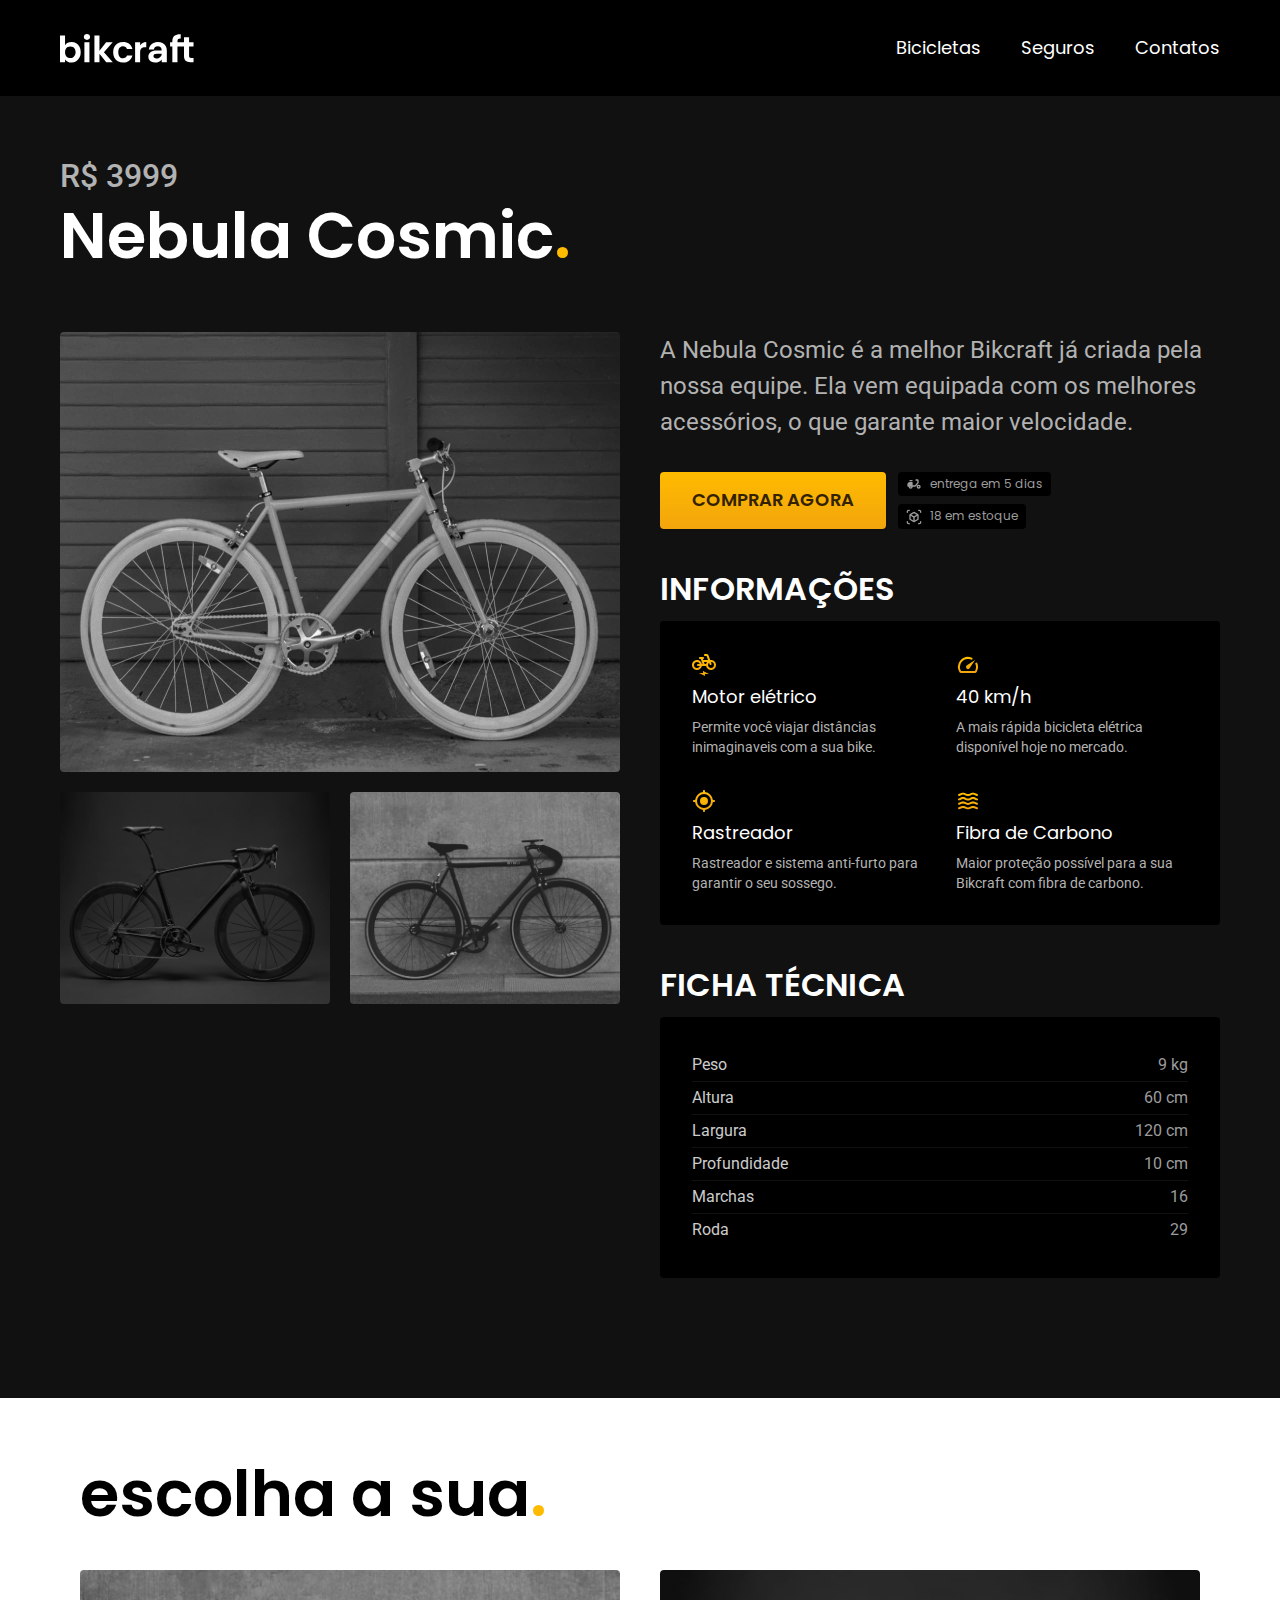
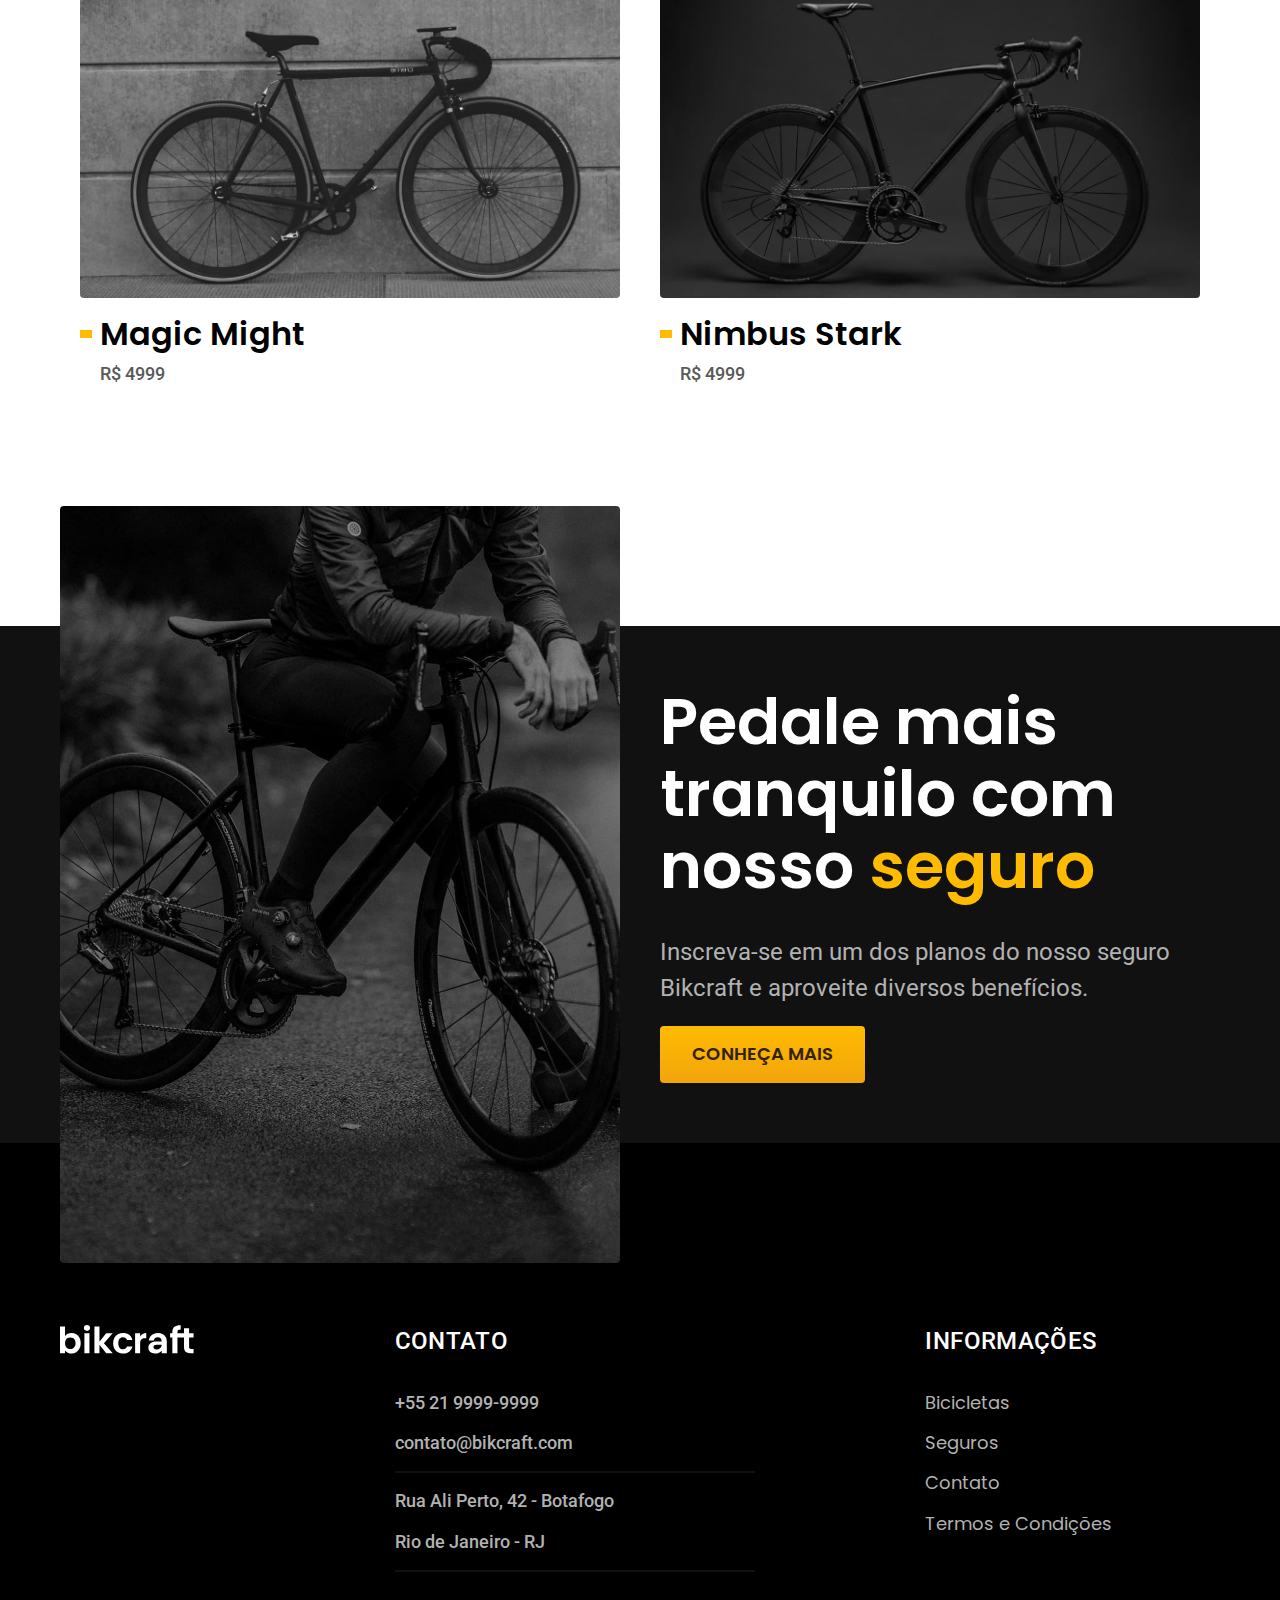
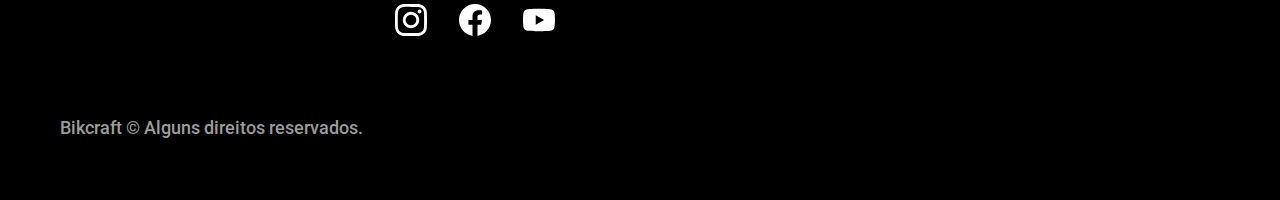
<file: bicicletas/nebula.html>
<!DOCTYPE html>
<html lang="pt-br">
<head>
    <meta charset="UTF-8">
    <meta name="viewport" content="width=device-width, initial-scale=1.0">
    <title>Nebula | Bikcraft</title>
    <meta name="description" content="Termos e Condições.">
    <link rel="icon" href="../favicon.svg" type="image/svg+xml">
    <link rel="stylesheet" href="../css/style.css">
    <link rel="preconnect" href="https://fonts.googleapis.com">
    <link rel="preconnect" href="https://fonts.gstatic.com" crossorigin>
    <link href="https://fonts.googleapis.com/css2?family=Merriweather:ital,wght@1,900&family=Poppins:wght@400;600&family=Roboto:wght@400;500&display=swap" rel="stylesheet">

  <script>documentElement.classList.add('js');</script>
</head>

<body id="bicicleta">
    <header class="header-bg">
        <div class="header container">
            <a href="../">
                <img src="../img/bikcraft.svg" alt="Bikcraft">
            </a>
            
            <nav aria-label="primaria">
                <ul class="header-menu font-1-m">
                    <li><a href="../bicicletas.html">Bicicletas</a></li>
                    <li><a href="../seguros.html">Seguros</a></li>
                    <li><a href="../contatos.html">Contatos</a></li>
                </ul>
            </nav>
        </div>
    </header>

    <main class="titulo-bg">
        <div >
            <div class="titulo container">
                <p class="font-2-xl cor-5">R$ 3999</p>
                <h1 class="font-1-xxl cor-0">Nebula Cosmic<span class="cor-p1">.</span></h1>
            </div>
        </div>
        <div class="bicicleta container">
          <div class="bicicleta-imagens">
            <img src="../img/bicicleta/nimbus3.jpg" alt="Bicicleta 1">
            <img src="../img/bicicleta/nimbus1.jpg" alt="Bicicleta 2">
            <img src="../img/bicicleta/nimbus2.jpg" alt="Bicicleta 3">
          </div>
        

        <div class="bicicleta-conteudo">
          <p class="font-2-l cor-5">A Nebula Cosmic é a melhor Bikcraft já criada pela nossa equipe. Ela vem equipada com os melhores acessórios, o que garante maior velocidade.</p>
          <div class="bicicleta-comprar">
            <a class="botao" href="../orcamento.html?tipo=bikcraft&produto=nebula">Comprar Agora</a>
            <span class="font-1-xs cor-6"><img src="../img/icones/entrega.svg" alt="">entrega em 5 dias</span>
            <span class="font-1-xs cor-6"><img src="../img/icones/estoque.svg" alt="">18 em estoque</span>
          </div>
        
        <h2 class="font-1-xl cor-0">Informações</h2>
        <ul class="bicicleta-informacoes">
          <li>
            <img src="../img/icones/eletrica.svg" alt="">
            <h3 class="font-1-m cor-0">Motor elétrico</h3>
            <p class="font-2-xs cor-5">Permite você viajar distâncias inimaginaveis com a sua bike.</p>
          </li>
          <li>
            <img src="../img/icones/velocidade.svg" alt="">
            <h3 class="font-1-m cor-0">40 km/h</h3>
            <p class="font-2-xs cor-5">A mais rápida bicicleta elétrica disponível hoje no mercado.</p>
          </li>
          <li>
            <img src="../img/icones/rastreador.svg" alt="">
            <h3 class="font-1-m cor-0">Rastreador</h3>
            <p class="font-2-xs cor-5">Rastreador e sistema anti-furto para garantir o seu sossego.</p>
          </li>
          <li>
            <img src="../img/icones/carbono.svg" alt="">
            <h3 class="font-1-m cor-0">Fibra de Carbono</h3>
            <p class="font-2-xs cor-5">Maior proteção possível para a sua Bikcraft com fibra de carbono.</p>
          </li>
        </ul>
        <h2 class="font-1-xl cor-0">Ficha Técnica</h2>
        <ul class="bicicleta-ficha font-2-s cor-4">
          <li>Peso <span>9 kg</span></li>
          <li>Altura <span>60 cm</span></li>
          <li>Largura <span>120 cm</span></li>
          <li>Profundidade <span>10 cm</span></li>
          <li>Marchas <span>16</span></li>
          <li>Roda <span>29</span></li>
        </ul>
    </main> 
    
    <article class="bicicletas-listas container ">
      <h2 class="font-1-xxl"> escolha a sua<span class="cor-p1">.</span></h2>

      <ul>
          <li>
              <a href="./nimbus.html">
                  <img src="../img/bicicletas/magic.jpg" alt="Bicicleta Preta.">
                  <h3 class="font-1-xl">Magic Might</h3>
                  <span class="font-2-m cor-8">R$ 4999</span>
              </a>
          </li>

          <li>
              <a href="../bicicletas/Nebula.html">
                  <img src="../img/bicicletas/nimbus.jpg" alt="Bicicleta Preta.">
                  <h3 class="font-1-xl">Nimbus Stark</h3>
                  <span class="font-2-m cor-8">R$ 4999</span>
              </a>
          </li>
      </ul>

  </article>

  <article class="seguro-bg">
    <div class="seguro container">
      <div class="seguro-imagem">
        <img src="../img/fotos/seguros.jpg" alt="Pessoa parada em cima de uma bicicleta.">
      </div>
      <div class="seguro-conteudo">
        <h2 class="font-1-xxl cor-0">Pedale mais tranquilo com nosso <span class="cor-p1">seguro</span></h2>
        <p class="font-2-l cor-5">Inscreva-se em um dos planos do nosso seguro Bikcraft e aproveite diversos benefícios.</p>
        <a class="botao" href="../seguros.html">Conheça Mais</a>
      </div>
    </div>
  </article>

    <footer class="footer-bg">
        <div class="footer container">
          <img src="../img/bikcraft.svg" alt="Bikcraft">
          <div class="footer-contato">
            <h3 class="font-2-l-b cor-0">Contato</h3>
            <ul class="font-2-m cor-5">
              <li><a href="tel:+552199999999">+55 21 9999-9999</a></li>
              <li><a href="mailto:contato@bikcraft.com">contato@bikcraft.com</a></li>
              <li>Rua Ali Perto, 42 - Botafogo</li>
              <li>Rio de Janeiro - RJ</li>
            </ul>
            <div class="footer-redes">
              <a href="../">
                <img src="../img/redes/instagram.svg" alt="Instagram">
              </a>
              <a href="./">
                <img src="../img/redes/facebook.svg" alt="Facebook">
              </a>
              <a href="./">
                <img src="../img/redes/youtube.svg" alt="Youtube">
              </a>
            </div>
          </div>
          <div class="footer-informacoes">
            <h3 class="font-2-l-b cor-0">Informações</h3>
            <nav>
              <ul class="font-1-m cor-5">
                <li><a href="../bicicletas.html">Bicicletas</a></li>
                <li><a href="../seguros.html">Seguros</a></li>
                <li><a href="../contato.html">Contato</a></li>
                <li><a href="../termos.html">Termos e Condições</a></li>
              </ul>
            </nav>
          </div>
          <p class="footer-copy font-2-m cor-6">Bikcraft © Alguns direitos reservados.</p>
        </div>
      </div>
      </footer>
 <script src="../js/script.js"></script>
</body>
</html>
</file>
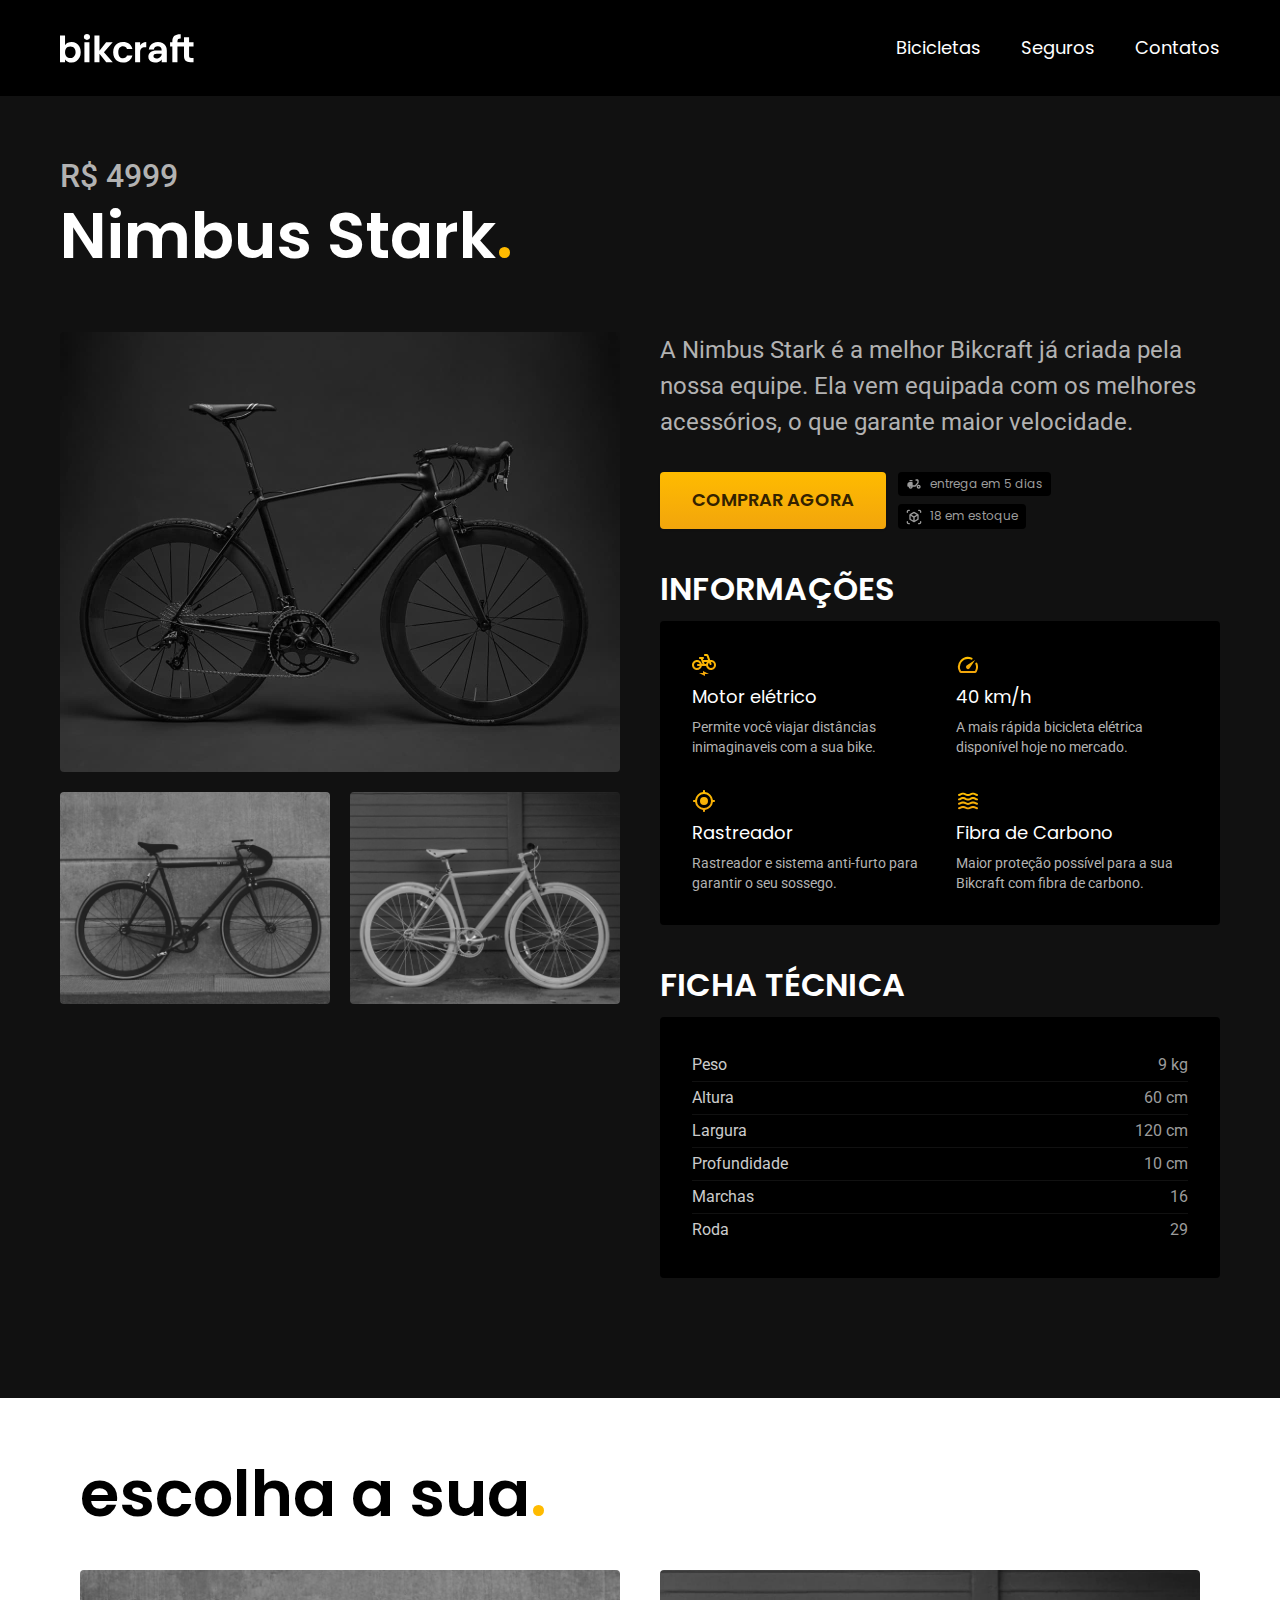
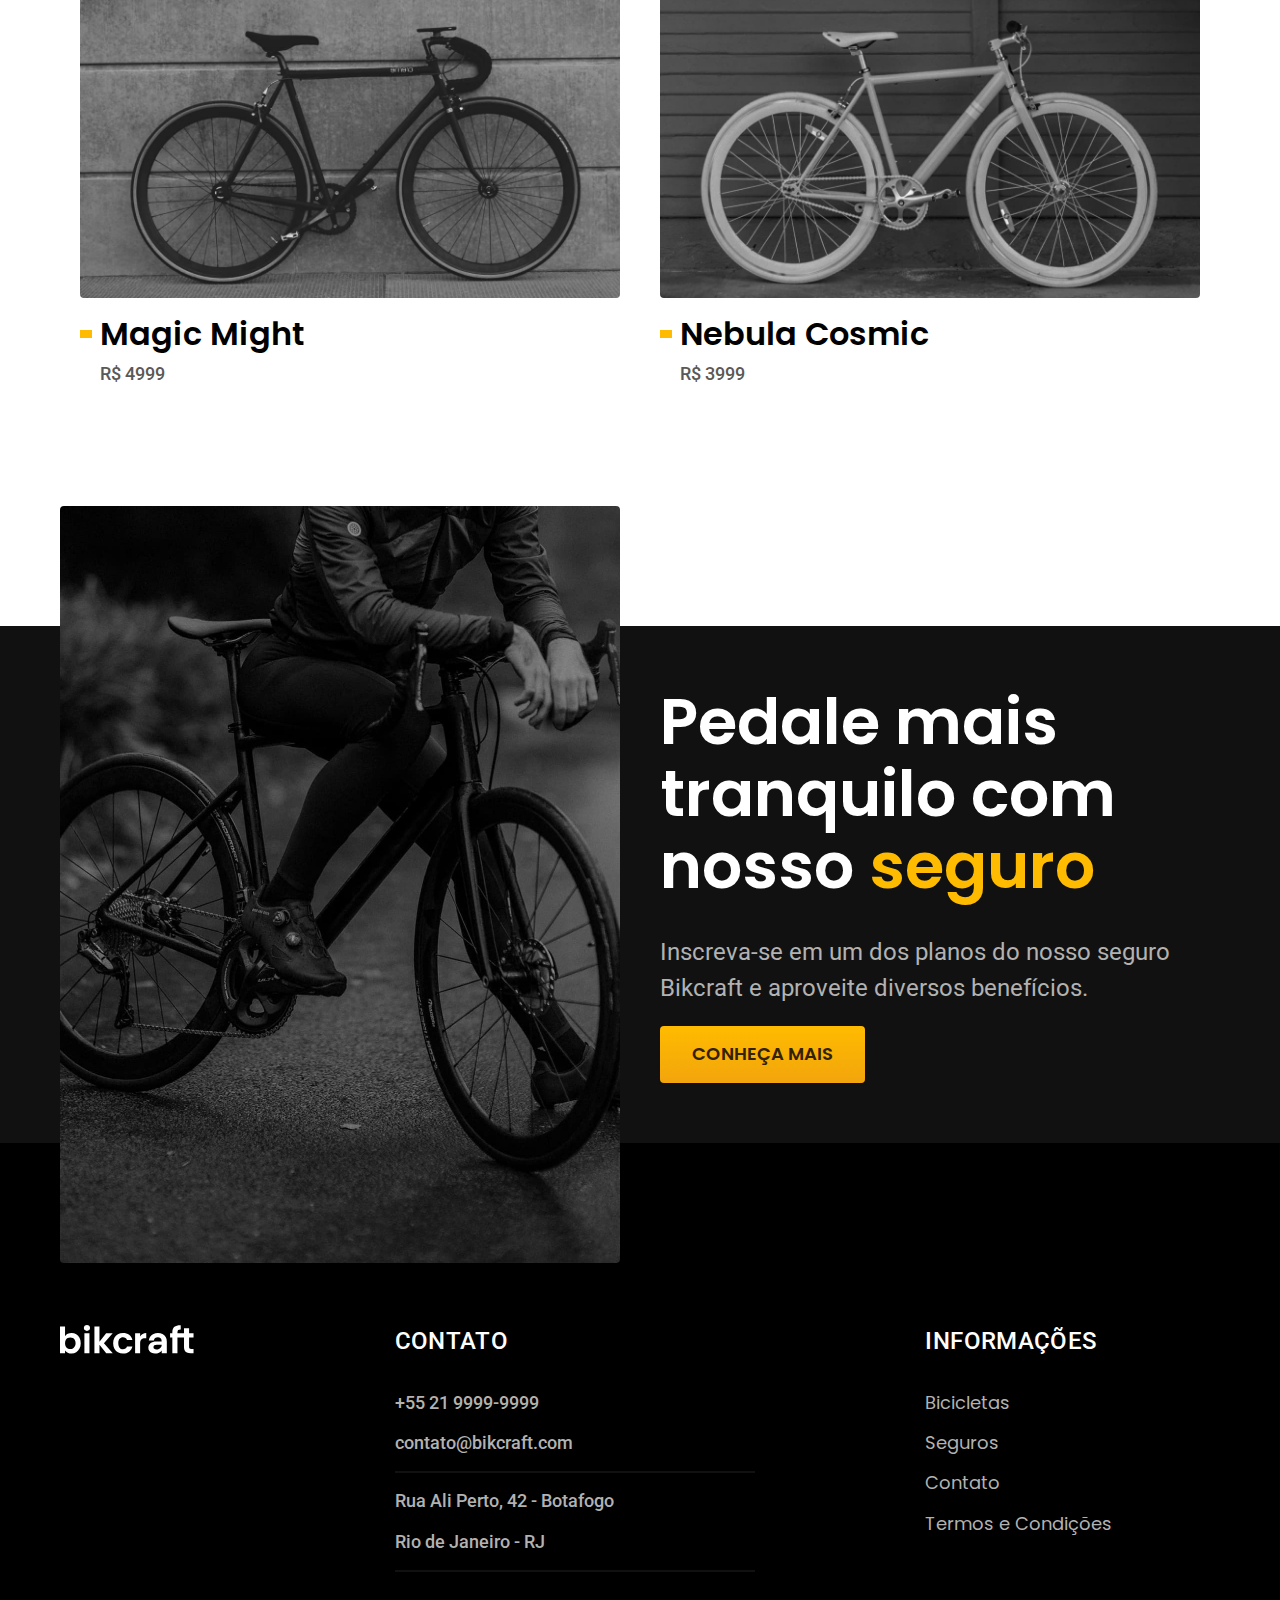
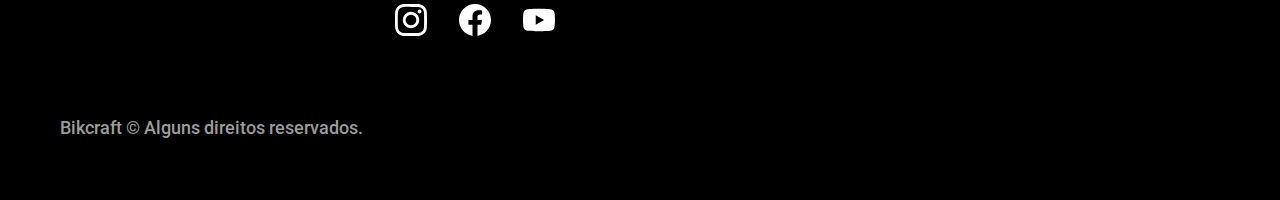
<file: bicicletas/nimbus.html>
<!DOCTYPE html>
<html lang="pt-br">
<head>
    <meta charset="UTF-8">
    <meta name="viewport" content="width=device-width, initial-scale=1.0">
    <title>Nimbus | Bikcraft</title>
    <meta name="description" content="Termos e Condições.">
    <link rel="icon" href="../favicon.svg" type="image/svg+xml">
    <link rel="stylesheet" href="../css/style.css">
    <link rel="preconnect" href="https://fonts.googleapis.com">
    <link rel="preconnect" href="https://fonts.gstatic.com" crossorigin>
    <link href="https://fonts.googleapis.com/css2?family=Merriweather:ital,wght@1,900&family=Poppins:wght@400;600&family=Roboto:wght@400;500&display=swap" rel="stylesheet">

  <script>documentElement.classList.add('js');</script>
</head>

<body id="bicicleta">
    <header class="header-bg">
        <div class="header container">
            <a href="../">
                <img src="../img/bikcraft.svg" alt="Bikcraft">
            </a>
            
            <nav aria-label="primaria">
                <ul class="header-menu font-1-m">
                    <li><a href="../bicicletas.html">Bicicletas</a></li>
                    <li><a href="../seguros.html">Seguros</a></li>
                    <li><a href="../contatos.html">Contatos</a></li>
                </ul>
            </nav>
        </div>
    </header>

    <main class="titulo-bg">
        <div >
            <div class="titulo container">
                <p class="font-2-xl cor-5">R$ 4999</p>
                <h1 class="font-1-xxl cor-0">Nimbus Stark<span class="cor-p1">.</span></h1>
            </div>
        </div>
        <div class="bicicleta container">
          <div class="bicicleta-imagens">
            <img src="../img/bicicleta/nimbus1.jpg" alt="Bicicleta 1">
            <img src="../img/bicicleta/nimbus2.jpg" alt=" bicicleta 2">
            <img src="../img/bicicleta/nimbus3.jpg" alt="bicicleta 3">
          </div>
        

        <div class="bicicleta-conteudo">
          <p class="font-2-l cor-5">A Nimbus Stark é a melhor Bikcraft já criada pela nossa equipe. Ela vem equipada com os melhores acessórios, o que garante maior velocidade.</p>
          <div class="bicicleta-comprar">
            <a class="botao" href="../orcamento.html?tipo=bikcraft&produto=nimbus">Comprar Agora</a>
            <span class="font-1-xs cor-6"><img src="../img/icones/entrega.svg" alt="">entrega em 5 dias</span>
            <span class="font-1-xs cor-6"><img src="../img/icones/estoque.svg" alt="">18 em estoque</span>
          </div>
        
        <h2 class="font-1-xl cor-0">Informações</h2>
        <ul class="bicicleta-informacoes">
          <li>
            <img src="../img/icones/eletrica.svg" alt="">
            <h3 class="font-1-m cor-0">Motor elétrico</h3>
            <p class="font-2-xs cor-5">Permite você viajar distâncias inimaginaveis com a sua bike.</p>
          </li>
          <li>
            <img src="../img/icones/velocidade.svg" alt="">
            <h3 class="font-1-m cor-0">40 km/h</h3>
            <p class="font-2-xs cor-5">A mais rápida bicicleta elétrica disponível hoje no mercado.</p>
          </li>
          <li>
            <img src="../img/icones/rastreador.svg" alt="">
            <h3 class="font-1-m cor-0">Rastreador</h3>
            <p class="font-2-xs cor-5">Rastreador e sistema anti-furto para garantir o seu sossego.</p>
          </li>
          <li>
            <img src="../img/icones/carbono.svg" alt="">
            <h3 class="font-1-m cor-0">Fibra de Carbono</h3>
            <p class="font-2-xs cor-5">Maior proteção possível para a sua Bikcraft com fibra de carbono.</p>
          </li>
        </ul>
        <h2 class="font-1-xl cor-0">Ficha Técnica</h2>
        <ul class="bicicleta-ficha font-2-s cor-4">
          <li>Peso <span>9 kg</span></li>
          <li>Altura <span>60 cm</span></li>
          <li>Largura <span>120 cm</span></li>
          <li>Profundidade <span>10 cm</span></li>
          <li>Marchas <span>16</span></li>
          <li>Roda <span>29</span></li>
        </ul>
    </main> 
    
    <article class="bicicletas-listas container ">
      <h2 class="font-1-xxl"> escolha a sua<span class="cor-p1">.</span></h2>

      <ul>
          <li>
              <a href="./magic.html">
                  <img src="../img/bicicletas/magic.jpg" alt="Bicicleta Preta.">
                  <h3 class="font-1-xl">Magic Might</h3>
                  <span class="font-2-m cor-8">R$ 4999</span>
              </a>
          </li>

          <li>
              <a href="../bicicletas/Nebula.html">
                  <img src="../img/bicicletas/nebula.jpg" alt="Bicicleta Preta.">
                  <h3 class="font-1-xl">Nebula Cosmic</h3>
                  <span class="font-2-m cor-8">R$ 3999</span>
              </a>
          </li>
      </ul>

  </article>

  <article class="seguro-bg">
    <div class="seguro container">
      <div class="seguro-imagem">
        <img src="../img/fotos/seguros.jpg" alt="Pessoa parada em cima de uma bicicleta.">
      </div>
      <div class="seguro-conteudo">
        <h2 class="font-1-xxl cor-0">Pedale mais tranquilo com nosso <span class="cor-p1">seguro</span></h2>
        <p class="font-2-l cor-5">Inscreva-se em um dos planos do nosso seguro Bikcraft e aproveite diversos benefícios.</p>
        <a class="botao" href="../seguros.html">Conheça Mais</a>
      </div>
    </div>
  </article>

    <footer class="footer-bg">
        <div class="footer container">
          <img src="../img/bikcraft.svg" alt="Bikcraft">
          <div class="footer-contato">
            <h3 class="font-2-l-b cor-0">Contato</h3>
            <ul class="font-2-m cor-5">
              <li><a href="tel:+552199999999">+55 21 9999-9999</a></li>
              <li><a href="mailto:contato@bikcraft.com">contato@bikcraft.com</a></li>
              <li>Rua Ali Perto, 42 - Botafogo</li>
              <li>Rio de Janeiro - RJ</li>
            </ul>
            <div class="footer-redes">
              <a href="../">
                <img src="../img/redes/instagram.svg" alt="Instagram">
              </a>
              <a href="./">
                <img src="../img/redes/facebook.svg" alt="Facebook">
              </a>
              <a href="./">
                <img src="../img/redes/youtube.svg" alt="Youtube">
              </a>
            </div>
          </div>
          <div class="footer-informacoes">
            <h3 class="font-2-l-b cor-0">Informações</h3>
            <nav>
              <ul class="font-1-m cor-5">
                <li><a href="../bicicletas.html">Bicicletas</a></li>
                <li><a href="../seguros.html">Seguros</a></li>
                <li><a href="../contato.html">Contato</a></li>
                <li><a href="../termos.html">Termos e Condições</a></li>
              </ul>
            </nav>
          </div>
          <p class="footer-copy font-2-m cor-6">Bikcraft © Alguns direitos reservados.</p>
        </div>
      </div>
      </footer>
 <script src="../js/script.js"></script>
</body>
</html>
</file>
<file: css/style.css>
@import "./global/global.css";
@import "./utilidades/tipografia.css";
@import "./global/header.css";
@import "./global/footer.css";
@import "./utilidades/cores.css";

/*utilidades */
@import "./utilidades/componentes.css";
@import "./utilidades/formulario.css";

/* home */
@import "./home/introducao.css";
@import "./home/tecnologia.css";
@import "./home/parceiros.css";
@import "./home/depoimento.css";

/* bicicletas */
@import "./bicicletas/bicicletas-listas.css";
@import "./bicicletas/bicicletas.css";
@import "../bicicletas/nimbus.html";

/* bicicleta */
@import "./bicicleta/bicicleta.css";
@import "./bicicleta/seguro.css";

/* seguros */
@import "./seguros/seguros.css";
@import "./seguros/vantagens.css";
@import "./seguros/perguntas.css";

/* contato*/
@import "./contato/contato.css";
@import "./contato/lojas.css";

/* orcamento */
@import "./orcamento/orcamento.css";

/* termos*/
@import "./termos/termos.css";
</file>
